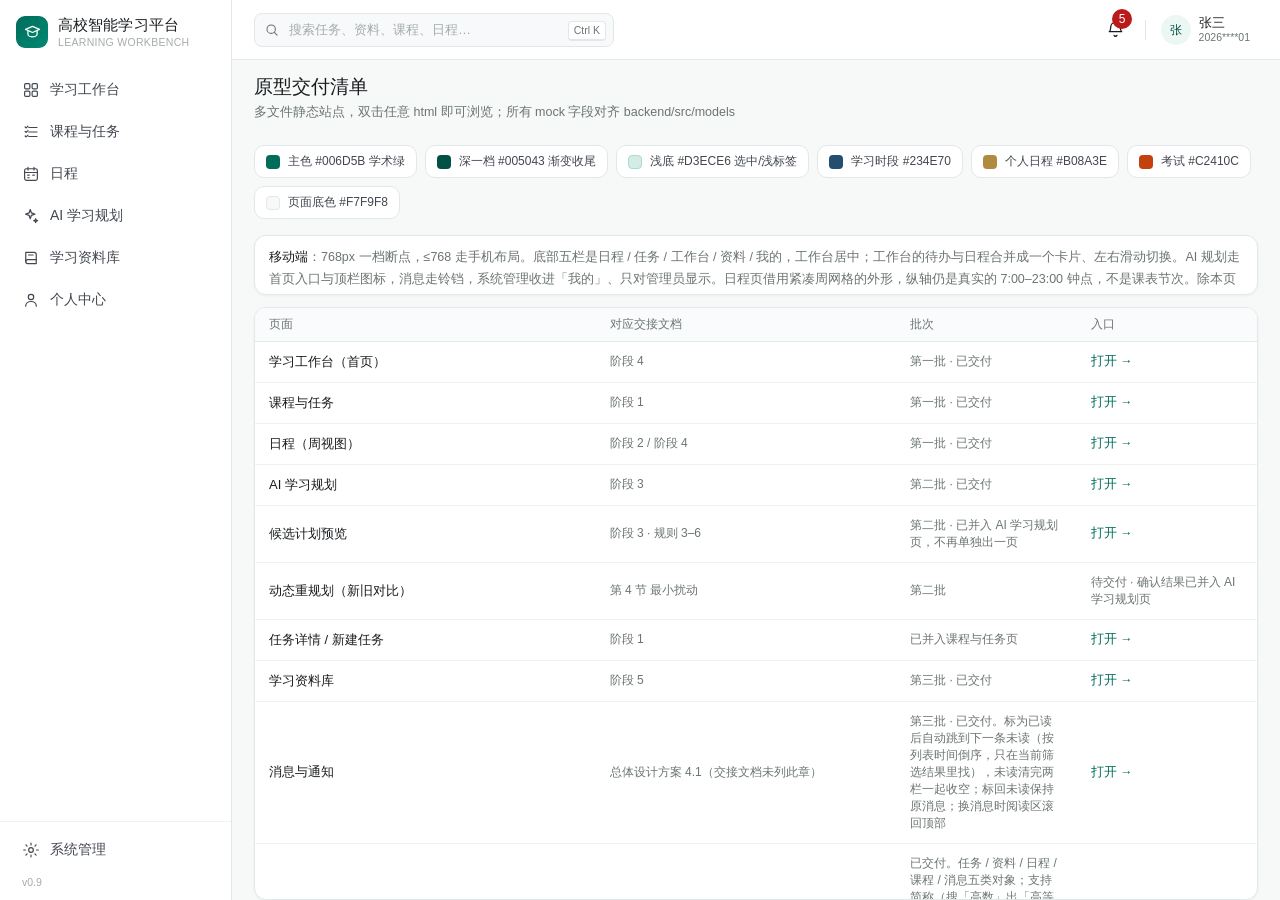
<file: index.html>
<!DOCTYPE html>
<html lang="zh-CN">
<head>
<meta charset="utf-8" />
<meta name="viewport" content="width=device-width, initial-scale=1" />
<title>原型交付清单</title>
<link rel="stylesheet" href="assets/vendor/tdesign.min.css" />
<link rel="stylesheet" href="assets/css/app.css" />
<style>
  .doc-head { margin-bottom: 14px; }
  .doc-head h1 { margin: 0; font-size: 19px; font-weight: 500; }
  .doc-head p { margin: 4px 0 0; font-size: 12.5px; color: var(--ink-3); }

  .token-row { display: flex; gap: 8px; flex-wrap: wrap; margin: 10px 0 16px; }
  .token {
    display: flex; align-items: center; gap: 8px;
    background: #fff; border: 1px solid var(--line); border-radius: 10px;
    padding: 7px 11px; font-size: 12px; color: var(--ink-2);
  }
  .token i { width: 14px; height: 14px; border-radius: 4px; display: block; }

  .doc-card { background: #fff; border: 1px solid var(--line); border-radius: 12px; overflow: hidden; }
  .doc-table { width: 100%; border-collapse: collapse; font-size: 13px; }
  .doc-table th {
    text-align: left; font-weight: 400; font-size: 11.5px; color: var(--ink-3);
    padding: 9px 14px; background: #FAFBFC; border-bottom: 1px solid var(--line);
  }
  .doc-table td { padding: 11px 14px; border-bottom: 1px solid var(--line-2); vertical-align: middle; }
  .doc-table tr:last-child td { border-bottom: 0; }
  .doc-table .name { font-weight: 500; color: var(--ink-1); }
  .doc-table .dim { color: var(--ink-3); font-size: 12px; }
  .go { color: var(--brand-7); text-decoration: none; font-size: 12.5px; }
  .go:hover { text-decoration: underline; }
</style>
</head>
<body>

<div id="app">
  <app-shell active="">

    <div class="doc-head">
      <h1>原型交付清单</h1>
      <p>多文件静态站点，双击任意 html 即可浏览；所有 mock 字段对齐 backend/src/models</p>
    </div>

    <div class="token-row">
      <div class="token"><i style="background:#006D5B"></i>主色 #006D5B 学术绿</div>
      <div class="token"><i style="background:#005043"></i>深一档 #005043 渐变收尾</div>
      <div class="token"><i style="background:#D3ECE6;border:1px solid #A9DBCE"></i>浅底 #D3ECE6 选中/浅标签</div>
      <div class="token"><i style="background:#234E70"></i>学习时段 #234E70</div>
      <div class="token"><i style="background:#B08A3E"></i>个人日程 #B08A3E</div>
      <div class="token"><i style="background:#C2410C"></i>考试 #C2410C</div>
      <div class="token"><i style="background:#F7F9F8;border:1px solid #E2E8E7"></i>页面底色 #F7F9F8</div>
    </div>

    <!-- 移动端：放在表格上方，一屏就能看到；表格本身可以往下滚 -->
    <div class="doc-card" style="margin:0 0 12px;padding:11px 14px;font-size:12.5px;line-height:1.75;color:var(--ink-3)">
      <b style="color:var(--ink-1);font-weight:500">移动端</b>：768px 一档断点，≤768 走手机布局。底部五栏是日程 / 任务 / 工作台 / 资料 / 我的，工作台居中；工作台的待办与日程合并成一个卡片、左右滑动切换。AI 规划走首页入口与顶栏图标，消息走铃铛，系统管理收进「我的」、只对管理员显示。日程页借用紧凑周网格的外形，纵轴仍是真实的 7:00–23:00 钟点，不是课表节次。除本页外八页完整适配，系统管理只保不溢出。
      <a class="go" href="mobile-preview.html" style="margin-left:4px">预览壳 →</a>
    </div>

    <div class="doc-card">
      <table class="doc-table">
        <thead>
          <tr>
            <th style="width:34%">页面</th>
            <th style="width:30%">对应交接文档</th>
            <th style="width:18%">批次</th>
            <th style="width:18%">入口</th>
          </tr>
        </thead>
        <tbody>
          <tr>
            <td class="name">学习工作台（首页）</td>
            <td class="dim">阶段 4</td>
            <td class="dim">第一批 · 已交付</td>
            <td><a class="go" href="home.html">打开 →</a></td>
          </tr>
          <tr>
            <td class="name">课程与任务</td>
            <td class="dim">阶段 1</td>
            <td class="dim">第一批 · 已交付</td>
            <td><a class="go" href="tasks.html">打开 →</a></td>
          </tr>
          <tr>
            <td class="name">日程（周视图）</td>
            <td class="dim">阶段 2 / 阶段 4</td>
            <td class="dim">第一批 · 已交付</td>
            <td><a class="go" href="schedule.html">打开 →</a></td>
          </tr>
          <tr>
            <td class="name">AI 学习规划</td>
            <td class="dim">阶段 3</td>
            <td class="dim">第二批 · 已交付</td>
            <td><a class="go" href="ai-plan.html">打开 →</a></td>
          </tr>
          <tr>
            <td class="name">候选计划预览</td>
            <td class="dim">阶段 3 · 规则 3–6</td>
            <td class="dim">第二批 · 已并入 AI 学习规划页，不再单独出一页</td>
            <td><a class="go" href="ai-plan.html">打开 →</a></td>
          </tr>
          <tr>
            <td class="name">动态重规划（新旧对比）</td>
            <td class="dim">第 4 节 最小扰动</td>
            <td class="dim">第二批</td>
            <td class="dim">待交付 · 确认结果已并入 AI 学习规划页</td>
          </tr>
          <tr>
            <td class="name">任务详情 / 新建任务</td>
            <td class="dim">阶段 1</td>
            <td class="dim">已并入课程与任务页</td>
            <td><a class="go" href="tasks.html?id=2">打开 →</a></td>
          </tr>
          <tr>
            <td class="name">学习资料库</td>
            <td class="dim">阶段 5</td>
            <td class="dim">第三批 · 已交付</td>
            <td><a class="go" href="library.html">打开 →</a></td>
          </tr>
          <tr>
            <td class="name">消息与通知</td>
            <td class="dim">总体设计方案 4.1（交接文档未列此章）</td>
            <td class="dim">第三批 · 已交付。标为已读后自动跳到下一条未读（按列表时间倒序，只在当前筛选结果里找），未读清完两栏一起收空；标回未读保持原消息；换消息时阅读区滚回顶部</td>
            <td><a class="go" href="messages.html">打开 →</a></td>
          </tr>
          <tr>
            <td class="name">顶栏全局搜索</td>
            <td class="dim">全站组件（shell）</td>
            <td class="dim">已交付。任务 / 资料 / 日程 / 课程 / 消息五类对象；支持简称（搜「高数」出「高等数学」）；Ctrl K 唤起、↑↓ 选择、↵ 直达详情（?id= / ?open= / ?event= / ?course=）；任务 / 资料 / 消息页筛选与面板同一套匹配口径</td>
            <td><a class="go" href="home.html">打开 →</a></td>
          </tr>
          <tr>
            <td class="name">个人中心（身份信息 / 学习偏好 / 提醒设置 / 账号与安全）</td>
            <td class="dim">阶段 3 · Planner 输入</td>
            <td class="dim">第三批 · 已交付。主页面四个父入口，退出登录在最下；头像昵称、提醒邮箱、登录记录收进「账号与安全」二级面板；系统管理入口只对管理员显示</td>
            <td><a class="go" href="profile.html">打开 →</a></td>
          </tr>
          <tr>
            <td class="name">登录</td>
            <td class="dim">阶段 0</td>
            <td class="dim">第三批 · 已交付。桌面：校园照片打底、账号密码与扫码两个页签；手机：只有统一认证账号与密码，深绿渐变底。演示身份是居中弹窗，可切学生 / 管理员 / 停用账号；已登录再进本页自动跳首页，换人登录后顶栏与个人中心跟着换</td>
            <td><a class="go" href="login.html">打开 →</a></td>
          </tr>
          <tr>
            <td class="name">系统管理（用户 / 课程 / 资料 / 公告 / 配置 / 同步状态）</td>
            <td class="dim">阶段 6 · 6.1–6.6（6.7 操作日志首期只落库不做界面）</td>
            <td class="dim">第三批 · 已交付。公告发布直接写入消息中心「系统公告」，可去消息页验证</td>
            <td><a class="go" href="admin.html">打开 →</a></td>
          </tr>
        </tbody>
      </table>
    </div>

  </app-shell>
</div>

<script src="assets/vendor/vue.global.prod.js"></script>
<script src="assets/vendor/tdesign.min.js"></script>
<script src="assets/js/config.js"></script>
<script src="assets/js/mock.js"></script>
<script src="assets/js/shell.js"></script>
<script src="assets/js/search.js"></script>
<script>document.title = '原型交付清单 · ' + window.APP_CONFIG.brand.name; mountApp({});</script>
</body>
</html>
</file>
<file: assets/css/app.css>
/* ============================================================
   高校智能学习平台 · 原型设计令牌
   学术绿体系（Academic Green）
   --brand-7  #006D5B  主色，品牌标识 / 选中态 / 主按钮
   --brand-8  #005043  主色容器，深一档，用于渐变收尾与强调
   --brand-2  #D3ECE6  主色浅底，用于选中行、浅色标签
   渐变：linear-gradient(90deg, #004D41, #006D5B 60%, #008973)
   ============================================================ */

:root {
  /* 学术绿 · 主色阶（7 为基准色） */
  --brand-1: #ECF7F3;
  --brand-2: #D3ECE6;
  --brand-3: #A9DBCE;
  --brand-4: #7AC6B5;
  --brand-5: #45AB97;
  --brand-6: #008973;
  --brand-7: #006D5B;
  --brand-8: #005043;
  --brand-9: #00413A;
  --brand-10: #00302A;

  /* 语义分色：学习时段 / 个人日程 / 考试 */
  --warm: #B08A3E;
  --warm-deep: #8A6A2E;
  --warm-bg: #FAF4E6;
  --indigo: #234E70;
  --indigo-bg: #E7EEF5;
  --alert: #C2410C;
  --alert-bg: #FDF0E9;

  /* 中性色 */
  --ink-1: #191C1E;
  --ink-2: #424750;
  --ink-3: #6B7570;
  --ink-4: #A5ADA8;
  --line: #E2E8E7;
  --line-2: #EFF3F1;
  --bg: #F7F9F8;
  --surface: #FFFFFF;

  /* 语义色 */
  --red: #BA1A1A;
  --red-bg: #FBEDEC;
  --red-line: #F3CFCC;
  --green: #1E7A52;

  /* 渐变与质感 */
  --grad-header: linear-gradient(90deg, #004D41 0%, #006D5B 60%, #008973 100%);
  --grad-active: linear-gradient(135deg, #006D5B 0%, #008973 100%);
  --dot-color: #CBD5D1;
  --shadow-card: 0 1px 3px 0 rgba(18, 40, 34, .05), inset 0 0 0 1px rgba(255, 255, 255, .5);
  --shadow-card-hover: 0 10px 25px -5px rgba(18, 40, 34, .08), 0 8px 10px -6px rgba(18, 40, 34, .04);

  /* 尺寸 */
  --r-sm: 6px;
  --r-md: 8px;
  --r-lg: 12px;
  --sidebar-w: 232px;
  --topbar-h: 60px;

  /* TDesign 品牌令牌覆盖 */
  --td-brand-color: var(--brand-7);
  --td-brand-color-1: var(--brand-1);
  --td-brand-color-2: var(--brand-2);
  --td-brand-color-3: var(--brand-3);
  --td-brand-color-4: var(--brand-4);
  --td-brand-color-5: var(--brand-5);
  --td-brand-color-6: var(--brand-6);
  --td-brand-color-7: var(--brand-7);
  --td-brand-color-8: var(--brand-8);
  --td-brand-color-9: var(--brand-9);
  --td-brand-color-10: var(--brand-10);
  --td-brand-color-hover: var(--brand-8);
  --td-brand-color-focus: var(--brand-2);
  --td-brand-color-active: var(--brand-9);
  --td-brand-color-disabled: var(--brand-4);
  --td-brand-color-light: var(--brand-1);
  --td-error-color: var(--red);
  --td-error-color-hover: #9E1414;
  --td-success-color: var(--green);
  --td-radius-default: var(--r-sm);
  --td-radius-medium: var(--r-sm);
  --td-radius-large: var(--r-md);
  --td-font-family: "PingFang SC", "Microsoft YaHei", "Segoe UI", "Helvetica Neue", Arial, sans-serif;
}

* { box-sizing: border-box; }

html, body {
  margin: 0;
  padding: 0;
}

body {
  font-family: var(--td-font-family);
  font-size: 14px;
  color: var(--ink-1);
  background: var(--bg);
  -webkit-font-smoothing: antialiased;
  text-rendering: optimizeLegibility;
}

/* ===================== 外壳 ===================== */
.shell {
  display: flex;
  height: 100vh;
  overflow: hidden;
}

.sidebar {
  width: var(--sidebar-w);
  flex: 0 0 var(--sidebar-w);
  background: var(--surface);
  border-right: 1px solid var(--line);
  display: flex;
  flex-direction: column;
  position: sticky;
  top: 0;
  height: 100vh;
  z-index: 30;
}

.brand {
  display: flex;
  align-items: center;
  gap: 10px;
  height: 64px;
  padding: 0 16px;
  flex: 0 0 64px;
}

.brand-mark {
  width: 32px;
  height: 32px;
  flex: 0 0 32px;
  border-radius: 9px;
  background: var(--brand-7);
  color: #fff;
  display: grid;
  place-items: center;
}

.brand-text { min-width: 0; }

.brand-name {
  font-size: 14.5px;
  font-weight: 500;
  letter-spacing: .1px;
  color: var(--ink-1);
  white-space: nowrap;
  overflow: hidden;
  text-overflow: ellipsis;
}

.brand-sub {
  font-size: 10.5px;
  color: var(--ink-4);
  letter-spacing: .3px;
  margin-top: 1px;
  white-space: nowrap;
}

.nav {
  padding: 6px 10px;
  display: flex;
  flex-direction: column;
  gap: 2px;
  flex: 1;
  min-height: 0;
  overflow-y: auto;
}

.nav-item {
  position: relative;
  display: flex;
  align-items: center;
  gap: 10px;
  height: 40px;
  padding: 0 12px;
  border-radius: var(--r-md);
  color: var(--ink-2);
  font-size: 14px;
  cursor: pointer;
  user-select: none;
  transition: background .15s, color .15s;
}

.nav-item:hover {
  background: #F5F7F8;
  color: var(--ink-1);
}

.nav-item.active {
  background: var(--brand-1);
  color: var(--brand-8);
  font-weight: 500;
}

.nav-item.active::before {
  content: '';
  position: absolute;
  left: 0;
  top: 11px;
  bottom: 11px;
  width: 3px;
  border-radius: 0 3px 3px 0;
  background: var(--brand-7);
}

.nav-item .n-dot {
  margin-left: auto;
  font-size: 10px;
  color: var(--brand-7);
  background: var(--brand-1);
  border-radius: 4px;
  padding: 1px 5px;
  line-height: 1.4;
}

.nav-foot {
  padding: 8px 10px 12px;
  border-top: 1px solid var(--line-2);
}

.ver {
  padding: 6px 12px 0;
  font-size: 10.5px;
  color: var(--ink-4);
}

.main {
  flex: 1;
  min-width: 0;
  display: flex;
  flex-direction: column;
  overflow: hidden;
}

/* ===================== 顶栏 ===================== */
.topbar {
  height: var(--topbar-h);
  flex: 0 0 var(--topbar-h);
  background: var(--surface);
  border-bottom: 1px solid var(--line);
  display: flex;
  align-items: center;
  gap: 16px;
  padding: 0 22px;
  position: sticky;
  top: 0;
  z-index: 25;
}

.search {
  position: relative;
  width: 360px;
  max-width: 40vw;
}

.search input {
  width: 100%;
  height: 34px;
  border: 1px solid var(--line);
  border-radius: var(--r-md);
  background: #F7F9FA;
  padding: 0 62px 0 34px;
  font-size: 13px;
  font-family: inherit;
  color: var(--ink-1);
  outline: none;
  transition: background .15s, border-color .15s, box-shadow .15s;
}

.search input::placeholder { color: var(--ink-4); }

.search input:focus {
  background: #fff;
  border-color: var(--brand-4);
  box-shadow: 0 0 0 3px var(--brand-1);
}

.search .s-ico {
  position: absolute;
  left: 10px;
  top: 9px;
  color: var(--ink-3);
  pointer-events: none;
}

.kbd {
  font-size: 10.5px;
  color: var(--ink-3);
  border: 1px solid var(--line);
  border-bottom-width: 2px;
  border-radius: 4px;
  padding: 1px 5px;
  background: #fff;
  line-height: 1.5;
}

.search .s-kbd {
  position: absolute;
  right: 8px;
  top: 8px;
}

.tb-right {
  margin-left: auto;
  display: flex;
  align-items: center;
  gap: 6px;
}

.icon-btn {
  width: 34px;
  height: 34px;
  border-radius: var(--r-md);
  display: grid;
  place-items: center;
  color: var(--ink-2);
  cursor: pointer;
  background: none;
  border: 0;
  transition: background .15s;
}

.icon-btn:hover { background: #F5F7F8; }

.tb-divider {
  width: 1px;
  height: 20px;
  background: var(--line);
  margin: 0 6px;
}

.user-chip {
  display: flex;
  align-items: center;
  gap: 8px;
  padding: 3px 8px 3px 3px;
  border-radius: 20px;
  cursor: pointer;
  transition: background .15s;
}

.user-chip:hover { background: #F5F7F8; }

.user-meta { line-height: 1.25; }
.user-meta b { display: block; font-size: 13px; font-weight: 500; color: var(--ink-1); }
.user-meta span { display: block; font-size: 10.5px; color: var(--ink-3); }

/* ===================== 内容区 ===================== */
.content {
  padding: 14px 22px 0;
  flex: 1;
  min-height: 0;
  display: flex;
  flex-direction: column;
  overflow-y: auto;
  overflow-x: hidden;
}

/* 页面顶部的固定块，不被 flex 压缩 */
.page-head,
.summary,
.conflict-bar {
  flex: 0 0 auto;
}

.page-head {
  display: flex;
  align-items: flex-start;
  justify-content: space-between;
  gap: 20px;
  margin-bottom: 12px;
  flex-wrap: wrap;
}

.page-head h1 {
  margin: 0;
  font-size: 19px;
  font-weight: 500;
  letter-spacing: -.2px;
  color: var(--ink-1);
  line-height: 1.3;
}

.page-head p {
  margin: 4px 0 0;
  font-size: 12.5px;
  color: var(--ink-3);
  line-height: 1.5;
}

.ph-right {
  display: flex;
  align-items: center;
  gap: 8px;
  flex-wrap: wrap;
  padding-top: 2px;
}

.week-nav {
  display: flex;
  align-items: center;
  gap: 1px;
  background: var(--surface);
  border: 1px solid var(--line);
  border-radius: var(--r-md);
  padding: 2px;
  height: 34px;
}

.wk-txt {
  min-width: 96px;
  text-align: center;
  line-height: 1.15;
  padding: 0 2px;
}

.wk-txt b {
  display: block;
  font-size: 12.5px;
  font-weight: 500;
  color: var(--ink-1);
}

.wk-txt span {
  display: block;
  font-size: 10.5px;
  color: var(--ink-3);
}

/* ===================== 概要条 ===================== */
.summary {
  display: grid;
  grid-template-columns: repeat(4, minmax(0, 1fr));
  background: var(--surface);
  border: 1px solid var(--line);
  border-radius: var(--r-lg);
  overflow: hidden;
  margin-bottom: 10px;
}

.sum-cell {
  position: relative;
  display: flex;
  align-items: center;
  gap: 11px;
  padding: 11px 18px;
  min-width: 0;
}

.sum-cell + .sum-cell::before {
  content: '';
  position: absolute;
  left: 0;
  top: 15px;
  bottom: 15px;
  width: 1px;
  background: var(--line);
}

.sum-ico {
  width: 36px;
  height: 36px;
  flex: 0 0 36px;
  border-radius: 10px;
  display: grid;
  place-items: center;
}

.sum-ico.teal { background: var(--brand-1); color: var(--brand-7); }
.sum-ico.navy { background: var(--indigo-bg); color: var(--indigo); }
.sum-ico.gold { background: var(--warm-bg); color: var(--warm-deep); }
.sum-ico.orange { background: var(--alert-bg); color: #A65F00; }

.sum-body { min-width: 0; }

.sum-label {
  font-size: 11.5px;
  color: var(--ink-3);
  margin-bottom: 1px;
}

.sum-val {
  font-size: 16px;
  font-weight: 500;
  color: var(--ink-1);
  line-height: 1.25;
  white-space: nowrap;
}

.sum-val em {
  font-style: normal;
  font-size: 11.5px;
  font-weight: 400;
  color: var(--ink-3);
  margin: 0 2px;
}

.sum-sub {
  font-size: 10.5px;
  color: var(--ink-3);
  margin-top: 0;
  white-space: nowrap;
}

/* ===================== 冲突提示 ===================== */
.conflict-bar {
  display: flex;
  align-items: center;
  gap: 10px;
  background: var(--red-bg);
  border: 1px solid var(--red-line);
  border-radius: 10px;
  padding: 7px 14px;
  margin-bottom: 10px;
  font-size: 13px;
  color: #9E322B;
  line-height: 1.5;
}

.conflict-bar .cf-txt { flex: 1; min-width: 0; }
.conflict-bar b { font-weight: 500; }

/* ===================== 课表卡片 ===================== */
.grid-card {
  background: var(--surface);
  border: 1px solid var(--line);
  border-radius: var(--r-lg);
  overflow: hidden;
  flex: 1 1 auto;
  min-height: 340px;
  display: flex;
  flex-direction: column;
}

/* 日程卡片：图例已去掉，工具栏只留左侧开关与右侧主按钮 */
.grid-toolbar {
  display: flex;
  align-items: center;
  justify-content: space-between;
  gap: 16px;
  padding: 7px 16px;
  border-bottom: 1px solid var(--line);
  flex-wrap: wrap;
  flex: 0 0 auto;
}

.sw-label {
  display: inline-flex;
  align-items: center;
  gap: 8px;
  font-size: 12.5px;
  color: var(--ink-2);
  cursor: pointer;
}

/* ---------- 时间网格 ---------- */
.tt {
  --tw: 68px;
  flex: 1;
  min-height: 0;
  display: flex;
  flex-direction: column;
}

.tt-scroll {
  flex: 1;
  min-height: 0;
  overflow-y: auto;
  overflow-x: hidden;
}

.tt-scroll::-webkit-scrollbar { width: 6px; }
.tt-scroll::-webkit-scrollbar-thumb {
  background: #D9DEE2;
  border-radius: 3px;
}
.tt-scroll::-webkit-scrollbar-thumb:hover { background: #C2C9CE; }
.tt-scroll::-webkit-scrollbar-track { background: transparent; }

.tt-head {
  display: grid;
  border-bottom: 1px solid var(--line);
  flex: 0 0 auto;
}

.tt-corner {
  height: 40px;
  display: flex;
  align-items: center;
  justify-content: center;
  font-size: 11.5px;
  color: var(--ink-3);
  letter-spacing: .5px;
}

.tt-day {
  height: 40px;
  display: flex;
  flex-direction: column;
  align-items: center;
  justify-content: center;
  gap: 1px;
  border-left: 1px solid var(--line);
  color: var(--ink-2);
  position: relative;
}

.tt-day .dw { font-size: 12.5px; font-weight: 500; line-height: 1.2; }
.tt-day .dd { font-size: 10.5px; color: var(--ink-3); line-height: 1.2; }

.tt-day.today { background: var(--brand-1); }
.tt-day.today::before {
  content: '';
  position: absolute;
  top: 0;
  left: 0;
  right: 0;
  height: 2px;
  background: var(--brand-7);
}
.tt-day.today .dw { color: var(--brand-8); }
.tt-day.today .dd { color: var(--brand-6); }

.tt-body {
  display: grid;
  position: relative;
}

.tt-times {
  position: relative;
  border-right: 1px solid var(--line);
}

.tt-tlabel {
  position: absolute;
  right: 9px;
  transform: translateY(-50%);
  font-size: 10.5px;
  color: var(--ink-3);
  font-variant-numeric: tabular-nums;
  white-space: nowrap;
}

.tt-col {
  position: relative;
  border-left: 1px solid var(--line);
  cursor: crosshair;
}

.tt-col.today { background: #FAFDFD; }
.tt-col.weekend { background: #FCFCFD; }
.tt-col.today.weekend { background: #FAFDFD; }

.tt-line {
  position: absolute;
  left: 0;
  right: 0;
  height: 1px;
  background: var(--line-2);
  pointer-events: none;
}

.nowline {
  position: absolute;
  left: 0;
  right: 0;
  height: 0;
  border-top: 1.5px solid var(--red);
  z-index: 6;
  pointer-events: none;
}

.nowline::before {
  content: '';
  position: absolute;
  left: -3px;
  top: -5px;
  width: 7px;
  height: 7px;
  border-radius: 50%;
  background: var(--red);
}

/* ---------- 时间块 ----------
   视觉只表达「能不能动」：课程=实心填充（固定）；自己添加的=灰底（可改可删）；
   待确认=虚线白底（还没生效）。类型差异靠左侧 3px 色条暗示，不再整块上色。 */
.blk {
  position: absolute;
  border-radius: 5px;
  padding: 3px 6px 3px 9px;
  overflow: hidden;
  cursor: pointer;
  display: flex;
  flex-direction: column;
  gap: 1px;
  transition: box-shadow .15s, filter .15s;
  z-index: 2;
  background: #F1F3F5;
  border: 1px solid #E1E5E8;
  color: #3D4348;
}

.blk::before {
  content: '';
  position: absolute;
  left: 0;
  top: 0;
  bottom: 0;
  width: 3px;
  background: var(--tick, transparent);
}

.blk:hover {
  z-index: 5;
  box-shadow: 0 3px 10px rgba(25, 26, 30, .14);
}

.blk .bt {
  font-size: 12px;
  font-weight: 500;
  line-height: 1.25;
  overflow: hidden;
  display: -webkit-box;
  -webkit-line-clamp: 2;
  -webkit-box-orient: vertical;
  word-break: break-all;
}

.blk .bs {
  font-size: 10.5px;
  line-height: 1.2;
  opacity: .72;
  white-space: nowrap;
  overflow: hidden;
  text-overflow: ellipsis;
}

.blk.compact { padding: 3px 5px 3px 8px; }
.blk.compact .bt { -webkit-line-clamp: 1; font-size: 11.5px; }
.blk.compact .bs { display: none; }

/* 课程：实心填充 */
.blk.course {
  background: var(--brand-7);
  border-color: var(--brand-8);
  color: #FFFFFF;
  padding-left: 6px;
  box-shadow: 0 1px 2px rgba(0, 80, 67, .18);
}
.blk.course .bs { color: rgba(255, 255, 255, .88); opacity: 1; }
.blk.course:hover { filter: brightness(1.07); }

/* 自己添加 / AI 已确认：灰底 + 类型细色条 */
.blk.study { --tick: var(--indigo); }
.blk.personal { --tick: var(--warm-deep); }
.blk.exam { --tick: var(--alert); }

/* 待确认：虚线 */
.blk.proposed {
  background: rgba(255, 255, 255, .74);
  border: 1px dashed #A6ADB3;
  color: #6A7076;
  padding-left: 6px;
}
.blk.proposed::before { display: none; }

.blk.conflict {
  outline: 2px solid rgba(213, 73, 65, .55);
  outline-offset: -2px;
  padding-bottom: 15px;
}

/* 从顶栏搜索跳过来时描一圈，2.4 秒后由页面清掉。
   和金边搜索框同色，一眼能看出「搜到的是这块」 */
.blk.hit {
  outline: 2px solid var(--brand-7);
  outline-offset: 1px;
  box-shadow: 0 0 0 4px rgba(0, 109, 91, .18);
  z-index: 4;
}

/* 冲突块让出底部一行给"冲突"标签，避免压住地点文字 */
.blk.conflict:not(.compact) .bt { -webkit-line-clamp: 2; }
.blk.conflict .bs { display: none; }

.blk .cf-tag {
  position: absolute;
  right: 3px;
  bottom: 3px;
  font-size: 9px;
  line-height: 1.45;
  padding: 0 3px;
  border-radius: 3px;
  background: var(--red);
  color: #fff;
}

/* ---------- 底部信息条 ---------- */
.tt-foot {
  display: flex;
  align-items: center;
  justify-content: space-between;
  gap: 16px;
  padding: 7px 16px;
  flex: 0 0 auto;
  border-top: 1px solid var(--line);
  background: #FAFBFC;
  font-size: 12px;
  color: var(--ink-2);
  flex-wrap: wrap;
}

.tt-foot .ft-left {
  display: flex;
  align-items: center;
  gap: 10px;
  flex-wrap: wrap;
}

.tt-foot .ft-sep {
  width: 1px;
  height: 12px;
  background: var(--line);
}

.tt-foot .demo {
  font-size: 10.5px;
  color: var(--ink-4);
}

/* ===================== 表单 ===================== */
.form-row {
  display: flex;
  align-items: center;
  gap: 12px;
  margin-bottom: 12px;
}

.form-row > label {
  width: 62px;
  flex: 0 0 62px;
  font-size: 13px;
  color: var(--ink-2);
  text-align: right;
}

.form-row .f-ctl { flex: 1; min-width: 0; }

.form-tip {
  font-size: 11.5px;
  color: var(--ink-3);
  background: #FAFBFC;
  border: 1px solid var(--line-2);
  border-radius: var(--r-sm);
  padding: 8px 10px;
  line-height: 1.6;
  margin-top: 4px;
}

/* ---------- 弹窗表单（新建 / 编辑任务） ----------
   居中悬浮窗比右侧抽屉窄，所以标签改到控件上方、字段两列排，
   八个字段一屏放得下，不用滚动。                       */
.dlg-form {
  display: grid;
  grid-template-columns: 1fr 1fr;
  gap: 14px;
  padding-top: 2px;
}

.dlg-form .full { grid-column: 1 / -1; }

.fg {
  display: flex;
  flex-direction: column;
  gap: 6px;
  min-width: 0;
}

.fg > label {
  font-size: 12.5px;
  color: var(--ink-2);
  line-height: 1;
}

.fg .hint {
  font-size: 11.5px;
  color: var(--ink-4);
  line-height: 1.45;
}

.dlg-form .form-tip { margin-top: 0; }

/* 预估耗时：输入框 + AI 估算按钮同一行 */
.est-row {
  display: flex;
  align-items: center;
  gap: 8px;
}

.est-row .t-input-number { flex: 1; min-width: 0; width: auto; }

.est-row .t-button { flex: 0 0 auto; }

.dlg-acts {
  display: flex;
  align-items: center;
  gap: 8px;
  justify-content: flex-end;
  padding-top: 2px;
}

.dlg-meta {
  display: grid;
  grid-template-columns: 76px 1fr;
  gap: 9px 12px;
  font-size: 13px;
  align-items: baseline;
}

.dlg-meta dt { color: var(--ink-3); }
.dlg-meta dd { margin: 0; color: var(--ink-1); }

/* 预估耗时未填时，详情里就地给一个补估入口 */
.dd-est {
  display: flex;
  align-items: center;
  gap: 8px;
  flex-wrap: wrap;
}

.dlg-note {
  margin-top: 14px;
  font-size: 12px;
  line-height: 1.65;
  color: var(--ink-2);
  background: var(--brand-1);
  border-radius: var(--r-sm);
  padding: 9px 11px;
}

/* 详情弹窗底部的操作区（修改 / 删除） */
.dlg-act {
  display: flex;
  justify-content: flex-end;
  gap: 10px;
  margin-top: 16px;
  padding-top: 13px;
  border-top: 1px solid var(--line);
}

/* 删除确认弹窗的正文 */
.dlg-confirm-txt {
  margin: 0;
  font-size: 13.5px;
  line-height: 1.7;
  color: var(--ink-2);
}

/* ===================== 通用卡片 =====================
   首页与课程任务页共用。卡片头固定 44px，卡片体自己滚动，
   整页不滚：这是后面所有列表页的统一骨架。               */
.card {
  background: var(--surface);
  border: 1px solid var(--line);
  border-radius: var(--r-lg);
  display: flex;
  flex-direction: column;
  min-height: 0;
  overflow: hidden;
}

.card-hd {
  display: flex;
  align-items: center;
  gap: 8px;
  padding: 0 16px;
  height: 44px;
  flex: 0 0 44px;
  border-bottom: 1px solid var(--line-2);
}

.card-hd h2 {
  margin: 0;
  font-size: 13.5px;
  font-weight: 500;
  color: var(--ink-1);
  white-space: nowrap;
}

.card-hd .hd-sub {
  font-size: 11.5px;
  color: var(--ink-3);
  white-space: nowrap;
  overflow: hidden;
  text-overflow: ellipsis;
}

.card-hd .hd-act {
  margin-left: auto;
  display: flex;
  align-items: center;
  gap: 6px;
  flex: 0 0 auto;
}

/* 手机上才用：工作台两页的滑动位置提示 */
.pane-dots { display: none; }

.card-bd { padding: 0; min-height: 0; }
.card-bd.scroll { overflow-y: auto; }
.card-bd.pad { padding: 14px 16px; }

.card-ft {
  flex: 0 0 auto;
  border-top: 1px solid var(--line-2);
  padding: 8px 16px;
  display: flex;
  align-items: center;
  justify-content: center;
  background: #FCFDFD;
}

/* ===================== 状态标签 =====================
   一套标签走全站：状态实心浅底，来源描边弱化，风险单独红。
   高度 20 / 字号 11.5 / 圆角 4，不要在各页面另造样式。   */
.tag {
  display: inline-flex;
  align-items: center;
  gap: 3px;
  height: 20px;
  padding: 0 6px;
  border-radius: 4px;
  font-size: 11.5px;
  line-height: 1;
  white-space: nowrap;
  flex: 0 0 auto;
}

.tag.pending { background: var(--line-2); color: var(--ink-2); }
.tag.doing   { background: var(--indigo-bg); color: #12307A; }
.tag.done    { background: #E7F5EE; color: #1F7A52; }
.tag.cancel  { background: var(--line-2); color: var(--ink-4); text-decoration: line-through; }

/* 来源标签：只描边不填色，避免和状态标签抢注意力 */
.tag.src {
  height: 18px;
  font-size: 11px;
  color: var(--ink-3);
  border: 1px solid var(--line);
  background: #fff;
}

.tag.risk { background: var(--red-bg); color: #9E322B; }
.tag.warn { background: var(--alert-bg); color: #8A4B00; }
.tag.none { height: 18px; font-size: 11px; color: var(--ink-3); border: 1px dashed var(--ink-4); background: #fff; }

/* 优先级：不做标签，用一根 3px 竖条 + 一个字，密度低 */
.prio {
  display: inline-flex;
  align-items: center;
  gap: 5px;
  font-size: 12px;
  color: var(--ink-2);
  white-space: nowrap;
}
.prio i { width: 3px; height: 16px; border-radius: 2px; display: block; flex: 0 0 3px; }
.prio.p-high i { background: var(--red); }
.prio.p-mid  i { background: var(--alert); }
.prio.p-low  i { background: var(--ink-4); }

/* ===================== 空状态 ===================== */
.empty {
  padding: 28px 18px;
  text-align: center;
  color: var(--ink-3);
  font-size: 12.5px;
  line-height: 1.6;
}
.empty .em-ico {
  display: flex;
  justify-content: center;
  color: var(--ink-4);
  margin-bottom: 9px;
}
.empty p { margin: 0; }
.empty .em-act { margin-top: 11px; }

/* ===================== 首页布局 ===================== */
.home-grid {
  display: grid;
  grid-template-columns: minmax(0, 1.6fr) minmax(0, 1fr);
  /* 卡片高度由内容决定：强行等高会在列短的那一边留出大块空洞 */
  align-items: start;
  gap: 12px;
  flex: 0 0 auto;
  min-height: 0;
  padding-bottom: 12px;
}

.home-col {
  display: flex;
  flex-direction: column;
  gap: 12px;
  min-height: 0;
  overflow-y: auto;
  overflow-x: hidden;
}

.home-col > .card.grow { flex: 1 1 auto; }

/* 沉到列底：右列内容少时底部对齐，不会飘在中间 */
.home-col > .card.push { margin-top: auto; }

.home-col::-webkit-scrollbar { width: 6px; }
.home-col::-webkit-scrollbar-thumb { background: #D9DEE2; border-radius: 3px; }

/* ---------- 今日安排 ---------- */
.ag-row {
  display: flex;
  align-items: stretch;
  gap: 10px;
  padding: 8px 16px 8px 14px;
  cursor: pointer;
  transition: background .12s;
}

.ag-row + .ag-row { border-top: 1px solid var(--line-2); }
.ag-row:hover { background: #FAFCFC; }
.ag-row.is-done { opacity: .52; }

.ag-time {
  width: 40px;
  flex: 0 0 40px;
  padding-top: 1px;
  text-align: right;
  font-variant-numeric: tabular-nums;
  line-height: 1.35;
}

.ag-time b { display: block; font-size: 12.5px; font-weight: 500; color: var(--ink-2); }
.ag-row.is-now .ag-time b { color: var(--brand-8); }
.ag-time span { display: block; font-size: 10.5px; color: var(--ink-4); }

/* 左侧竖条：沿用全站颜色语义，课程=青 / 学习=深蓝 / 个人=金 / 考试=橙 */
.ag-bar { width: 3px; flex: 0 0 3px; border-radius: 2px; margin: 2px 0; }
.ag-bar.course   { background: var(--brand-6); }
.ag-bar.study    { background: var(--indigo); }
.ag-bar.personal { background: var(--warm-deep); }
.ag-bar.exam     { background: var(--alert); }

.ag-body { flex: 1; min-width: 0; padding-top: 1px; }

.ag-title {
  font-size: 13.5px;
  color: var(--ink-1);
  line-height: 1.4;
  white-space: nowrap;
  overflow: hidden;
  text-overflow: ellipsis;
}

.ag-meta {
  font-size: 11.5px;
  color: var(--ink-3);
  line-height: 1.45;
  margin-top: 1px;
  white-space: nowrap;
  overflow: hidden;
  text-overflow: ellipsis;
}

.ag-st { flex: 0 0 auto; padding-top: 1px; align-self: flex-start; }

.ag-eta {
  font-size: 11.5px;
  color: var(--ink-3);
  white-space: nowrap;
  /* 和 13.5px 的标题共用同一行盒高度，视觉上才对得齐 */
  line-height: 19px;
}

/* ---------- 待办任务行 ---------- */
.tk-row {
  display: flex;
  align-items: center;
  gap: 10px;
  padding: 8px 16px 8px 14px;
  cursor: pointer;
  transition: background .12s;
}

.tk-row + .tk-row { border-top: 1px solid var(--line-2); }
.tk-row:hover { background: #FAFCFC; }

.tk-check {
  width: 16px;
  height: 16px;
  flex: 0 0 16px;
  border-radius: 50%;
  border: 1.5px solid var(--ink-4);
  background: #fff;
  padding: 0;
  cursor: pointer;
  display: grid;
  place-items: center;
  color: transparent;
  transition: border-color .12s, background .12s;
}

.tk-check:hover {
  border-color: var(--brand-7);
  background: var(--brand-1);
  color: var(--brand-7);
}

.tk-main { flex: 1; min-width: 0; }

.tk-title {
  font-size: 13.5px;
  color: var(--ink-1);
  line-height: 1.4;
  white-space: nowrap;
  overflow: hidden;
  text-overflow: ellipsis;
}

.tk-meta {
  display: flex;
  align-items: center;
  gap: 7px;
  margin-top: 2px;
  font-size: 11.5px;
  color: var(--ink-3);
  white-space: nowrap;
  overflow: hidden;
}

.tk-right { flex: 0 0 auto; text-align: right; }

.tk-due {
  font-size: 12px;
  color: var(--ink-2);
  font-variant-numeric: tabular-nums;
  white-space: nowrap;
}

.tk-due.soon { color: var(--red); }
.tk-due.over { color: var(--red); font-weight: 500; }

.tk-est {
  font-size: 11px;
  color: var(--ink-3);
  margin-top: 1px;
  white-space: nowrap;
}

/* ---------- AI 规划入口 ---------- */
.ai-card {
  border: 1px solid var(--brand-3);
  background: linear-gradient(158deg, #FFFFFF 42%, #F3FAFA 100%);
  border-radius: var(--r-lg);
  flex: 0 0 auto;
  overflow: hidden;
}

.ai-top {
  display: flex;
  align-items: center;
  gap: 9px;
  padding: 13px 16px 0;
}

.ai-ico {
  width: 28px;
  height: 28px;
  flex: 0 0 28px;
  border-radius: 9px;
  background: var(--brand-7);
  color: #fff;
  display: grid;
  place-items: center;
}

.ai-top h2 { margin: 0; font-size: 13.5px; font-weight: 500; }

.ai-tag {
  margin-left: auto;
  font-size: 11px;
  color: var(--ink-3);
  border: 1px solid var(--line);
  background: #fff;
  border-radius: 4px;
  padding: 1px 5px;
}

.ai-main { padding: 10px 16px 0; }

.ai-num {
  font-size: 21px;
  font-weight: 500;
  color: var(--brand-8);
  line-height: 1.2;
  letter-spacing: -.3px;
}

.ai-desc {
  font-size: 12.5px;
  color: var(--ink-2);
  line-height: 1.6;
  margin-top: 3px;
}

.ai-pend {
  margin: 11px 16px 0;
  display: flex;
  align-items: center;
  gap: 8px;
  background: #fff;
  border: 1px dashed var(--brand-4);
  border-radius: var(--r-md);
  padding: 8px 10px;
  font-size: 12px;
  color: var(--ink-2);
  cursor: pointer;
  line-height: 1.45;
}

.ai-pend:hover { border-color: var(--brand-6); }

.ai-pend b { font-weight: 500; color: var(--brand-9); }
.ai-pend .ap-go { margin-left: auto; color: var(--brand-7); flex: 0 0 auto; }

.ai-acts {
  padding: 12px 16px 14px;
  display: flex;
  gap: 8px;
}

/* ---------- 需要注意 ---------- */
.nt {
  display: flex;
  align-items: flex-start;
  gap: 9px;
  padding: 10px 16px;
  cursor: pointer;
  transition: background .12s;
}

.nt + .nt { border-top: 1px solid var(--line-2); }
.nt:hover { background: #FAFCFC; }

.nt-ico { flex: 0 0 16px; margin-top: 2px; display: grid; place-items: center; }
.nt-body { flex: 1; min-width: 0; }

.nt-t {
  font-size: 12.8px;
  color: var(--ink-1);
  line-height: 1.5;
}

.nt-s {
  font-size: 11.5px;
  color: var(--ink-3);
  line-height: 1.5;
  margin-top: 1px;
}

.nt-go {
  flex: 0 0 auto;
  font-size: 12px;
  color: var(--brand-7);
  padding-top: 2px;
  white-space: nowrap;
}

/* ---------- 本周学习 ---------- */
.pg-wrap { padding: 12px 16px 14px; }

.pg-bar {
  height: 7px;
  border-radius: 4px;
  background: #EEF1F2;
  overflow: hidden;
  display: flex;
}

.pg-bar i { display: block; height: 100%; }
.pg-bar i.done { background: var(--brand-7); }
.pg-bar i.plan { background: var(--brand-3); }

.pg-meta {
  display: flex;
  align-items: baseline;
  justify-content: space-between;
  gap: 12px;
  margin-top: 8px;
  font-size: 11.5px;
  color: var(--ink-3);
}

.pg-meta b { font-size: 13px; font-weight: 500; color: var(--ink-1); }

.pg-legend {
  display: flex;
  gap: 14px;
  margin-top: 9px;
  font-size: 11px;
  color: var(--ink-3);
}

.pg-legend span { display: inline-flex; align-items: center; gap: 5px; }
.pg-legend i { width: 8px; height: 8px; border-radius: 2px; display: block; }

/* ===================== 首页 v2 =====================
   按产品设计方案 4.2 的四块结构：问候页头 → 三格概况 →
   待办任务｜今日日程 → 底部 AI 入口。不做第五块。       */

/* ---------- 页头右侧日期 ---------- */
.ph-date {
  text-align: right;
  line-height: 1.35;
  padding-right: 4px;
}

.ph-date b {
  display: block;
  font-size: 13px;
  font-weight: 500;
  color: var(--ink-2);
  font-variant-numeric: tabular-nums;
}

.ph-date span {
  display: block;
  font-size: 11.5px;
  color: var(--ink-3);
  margin-top: 1px;
}

/* ---------- 学习概况：三张独立卡 ---------- */
.stat-row {
  display: grid;
  grid-template-columns: repeat(3, minmax(0, 1fr));
  gap: 12px;
  margin-bottom: 12px;
  flex: 0 0 auto;
}

.stat-card {
  display: flex;
  align-items: center;
  gap: 13px;
  background: var(--surface);
  border: 1px solid var(--line);
  border-radius: var(--r-lg);
  padding: 14px 16px;
  min-width: 0;
  cursor: pointer;
  transition: border-color .15s, background .15s;
}

.stat-card:hover { border-color: var(--brand-3); background: #FDFEFE; }

.st-ico {
  width: 42px;
  height: 42px;
  flex: 0 0 42px;
  border-radius: 12px;
  display: grid;
  place-items: center;
}

.st-ico.teal   { background: var(--brand-1); color: var(--brand-7); }
.st-ico.navy   { background: var(--indigo-bg); color: var(--indigo); }
.st-ico.orange { background: var(--alert-bg); color: #A65F00; }

.st-body { flex: 1; min-width: 0; }

.st-label {
  font-size: 12px;
  color: var(--ink-3);
  line-height: 1.4;
}

.st-val {
  font-size: 25px;
  font-weight: 500;
  letter-spacing: -.5px;
  line-height: 1.2;
  color: var(--ink-1);
}

.st-val em {
  font-style: normal;
  font-size: 12px;
  font-weight: 400;
  letter-spacing: 0;
  color: var(--ink-3);
  margin-left: 3px;
}

.st-sub {
  font-size: 11.5px;
  color: var(--ink-3);
  line-height: 1.4;
  white-space: nowrap;
  overflow: hidden;
  text-overflow: ellipsis;
}

.st-go { flex: 0 0 auto; color: var(--ink-4); transition: color .15s; }
.stat-card:hover .st-go { color: var(--brand-7); }

/* ---------- 卡片头：小图标 + 文字链接 ---------- */
.hd-ico {
  display: grid;
  place-items: center;
  color: var(--brand-7);
  flex: 0 0 auto;
}

.link {
  display: inline-flex;
  align-items: center;
  gap: 3px;
  font-size: 12px;
  color: var(--brand-7);
  cursor: pointer;
  white-space: nowrap;
}

.link:hover { color: var(--brand-9); }

/* ---------- 首页主体两列 ----------
   卡片高度由内容决定，不强行拉满：今日只有几条安排时，
   拉满会在卡片里留一大块空洞，比页面底部留白更难看。 */
.home-grid > .card { min-height: 0; }
.home-grid > .card > .card-bd { flex: 0 0 auto; min-height: 0; }

/* ---------- 桌面：首页一屏看完 ----------
   页头 / 三格 / AI 入口固定，两张卡吃掉剩余高度并等高，
   列表放不下就在卡片里滚，整页不再上下滑。
   移动端有一整套自己的规则（≤768），这里只管桌面。 */
@media (min-width: 769px) {
  .page-home .content {
    display: flex;
    flex-direction: column;
    overflow: hidden;
    padding-bottom: 14px;
  }
  .page-home .page-head,
  .page-home .stat-row,
  .page-home .ai-bar { flex: 0 0 auto; }

  .page-home .home-grid {
    flex: 1 1 auto;
    min-height: 0;
    /* 原来是 align-items: start，两卡各随内容高低，差出一百多像素；
       stretch 让两卡等高，同时都吃满剩余高度 */
    align-items: stretch;
    padding-bottom: 0;
    margin-bottom: 12px;
  }
  .page-home .home-grid > .card {
    display: flex;
    flex-direction: column;
    min-height: 0;
  }
  .page-home .home-grid > .card > .card-hd { flex: 0 0 auto; }
  .page-home .home-grid > .card > .card-bd {
    flex: 1 1 auto;
    min-height: 0;
    overflow-y: auto;
    overscroll-behavior: contain;
  }
}

/* 窗口太矮时卡片会被压到只剩两三条，宁可整页滚回去 */
@media (min-width: 769px) and (max-height: 640px) {
  .page-home .content { overflow-y: auto; }
  .page-home .home-grid { flex: 0 0 auto; align-items: start; }
  .page-home .home-grid > .card { min-height: 0; }
  .page-home .home-grid > .card > .card-bd { overflow: visible; }
}

/* 待办任务的分类切换：轻量胶囊，不做重 tab */
.tk-tabs {
  display: flex;
  align-items: center;
  gap: 2px;
  padding: 0 12px;
  height: 38px;
  flex: 0 0 38px;
  border-bottom: 1px solid var(--line-2);
  overflow-x: auto;
}

.tk-tabs button {
  display: inline-flex;
  align-items: center;
  gap: 5px;
  height: 26px;
  padding: 0 9px;
  border: 0;
  border-radius: var(--r-sm);
  background: transparent;
  font: inherit;
  font-size: 12.5px;
  color: var(--ink-3);
  cursor: pointer;
  white-space: nowrap;
  transition: background .12s, color .12s;
}

.tk-tabs button:hover { background: #F5F7F8; color: var(--ink-1); }

.tk-tabs button.on {
  background: var(--brand-1);
  color: var(--brand-8);
  font-weight: 500;
}

.tk-tabs button i {
  font-style: normal;
  font-size: 11px;
  color: var(--ink-4);
}

.tk-tabs button.on i { color: var(--brand-7); }

/* 任务副行：课程 · 类型，纯文字，不再挂标签 */
.tk-sub {
  font-size: 11.5px;
  color: var(--ink-3);
  line-height: 1.45;
  margin-top: 2px;
  white-space: nowrap;
  overflow: hidden;
  text-overflow: ellipsis;
}

.tk-due.none { color: var(--ink-4); font-size: 11.5px; }

/* ---------- 今日日程：时间轴 ---------- */
.tl-wrap {
  display: flex;
  flex-direction: column;
}

.tl {
  position: relative;
  flex: 0 0 auto;
  padding: 8px 0;
}

/* 贯穿整列的细线，每行的圆点压在上面 */
.tl::before {
  content: '';
  position: absolute;
  left: 21px;
  top: 34px;
  bottom: 34px;
  width: 1px;
  background: var(--line);
}

.tl-row {
  position: relative;
  display: flex;
  align-items: flex-start;
  gap: 8px;
  padding: 16px 16px 16px 14px;
  cursor: pointer;
  transition: background .12s;
}

.tl-row:hover { background: #FAFCFC; }
.tl-row.is-done { opacity: .48; }

.tl-dot {
  position: relative;
  z-index: 1;
  flex: 0 0 14px;
  width: 14px;
  display: flex;
  justify-content: center;
  /* 圆心压在第一行标题的中线上 */
  padding-top: 7px;
}

.tl-dot i {
  width: 7px;
  height: 7px;
  border-radius: 50%;
  display: block;
  /* 白描边把竖线遮住，圆点才干净 */
  box-shadow: 0 0 0 2.5px var(--surface);
}

.tl-row:hover .tl-dot i { box-shadow: 0 0 0 2.5px #FAFCFC; }

.tl-dot i.course   { background: var(--brand-6); }
.tl-dot i.study    { background: var(--indigo); }
.tl-dot i.personal { background: var(--warm-deep); }
.tl-dot i.exam     { background: var(--alert); }

.tl-row.is-now .tl-dot i {
  box-shadow: 0 0 0 2.5px var(--surface), 0 0 0 5px var(--brand-2);
}

.tl-time {
  flex: 0 0 84px;
  width: 84px;
  padding-top: 2px;
  font-size: 11.5px;
  color: var(--ink-3);
  font-variant-numeric: tabular-nums;
  white-space: nowrap;
  line-height: 1.5;
}

.tl-row.is-now .tl-time { color: var(--brand-8); }

.tl-body { flex: 1; min-width: 0; padding-top: 1px; }

.tl-title {
  font-size: 13.5px;
  color: var(--ink-1);
  line-height: 1.45;
  white-space: nowrap;
  overflow: hidden;
  text-overflow: ellipsis;
}

.tl-meta {
  font-size: 11.5px;
  color: var(--ink-3);
  line-height: 1.45;
  margin-top: 1px;
  white-space: nowrap;
  overflow: hidden;
  text-overflow: ellipsis;
}

/* 日程类型：沿用全站颜色语义，浅底实心 */
.tag.k-course   { background: var(--brand-1); color: var(--brand-8); }
.tag.k-study    { background: var(--indigo-bg); color: #12307A; }
.tag.k-personal { background: var(--warm-bg); color: var(--warm-deep); }
.tag.k-exam     { background: var(--alert-bg); color: #8A4B00; }

/* 卡底小结：内容不满时沉到卡片底部，让留白有落点 */
.tl-foot {
  margin-top: auto;
  flex: 0 0 auto;
  display: flex;
  align-items: center;
  justify-content: space-between;
  gap: 12px;
  border-top: 1px solid var(--line-2);
  padding: 9px 16px;
  font-size: 11.5px;
  color: var(--ink-3);
  background: #FCFDFD;
}

.tl-foot .tf-time { font-variant-numeric: tabular-nums; }

/* ---------- 底部 AI 入口：一条，不是一张卡 ---------- */
.ai-bar {
  display: flex;
  align-items: center;
  gap: 14px;
  flex: 0 0 auto;
  padding: 14px 18px;
  margin-bottom: 14px;
  border: 1px solid var(--brand-2);
  border-radius: var(--r-lg);
  background: linear-gradient(96deg, #E9F5F6 0%, #F4FAFB 44%, #FFFFFF 100%);
}

.ai-orb {
  width: 44px;
  height: 44px;
  flex: 0 0 44px;
  border-radius: 50%;
  display: grid;
  place-items: center;
  color: #fff;
  background: linear-gradient(140deg, var(--brand-6), var(--brand-8));
  box-shadow: 0 4px 12px rgba(0, 109, 91, .22);
}

.ai-bar-txt { flex: 1; min-width: 0; }

.ai-bar-txt h2 {
  margin: 0;
  font-size: 14px;
  font-weight: 500;
  color: var(--ink-1);
  line-height: 1.4;
}

.ai-bar-txt p {
  margin: 3px 0 0;
  font-size: 12.5px;
  color: var(--ink-2);
  line-height: 1.5;
}

/* ===================== 课程与任务 ===================== */
.toolbar {
  background: var(--surface);
  border: 1px solid var(--line);
  border-radius: var(--r-lg);
  padding: 10px 14px;
  display: flex;
  flex-direction: column;
  gap: 9px;
  margin-bottom: 10px;
  flex: 0 0 auto;
}

.tb-line {
  display: flex;
  align-items: center;
  gap: 10px;
  flex-wrap: wrap;
}

.tb-line .sp { margin-left: auto; }
.tb-count { font-size: 12px; color: var(--ink-3); white-space: nowrap; }

/* ------------------------------------------------------------
   筛选折叠（全站统一）
   工具条默认只留「搜索 + 筛选入口」，其余下拉收在第二行。
   原来每个页面顶部都常驻两行控件，首屏内容被推下去一截；
   筛选是低频动作，不该一直占高度。
   ------------------------------------------------------------ */
.flt-btn {
  flex: 0 0 auto;
  display: inline-flex; align-items: center; gap: 6px;
  height: 32px; padding: 0 10px;
  border: 1px solid var(--line); border-radius: var(--r-sm);
  background: var(--surface); color: var(--ink-2);
  font-size: 13px; cursor: pointer;
  transition: border-color .15s, background .15s, color .15s;
}
.flt-btn:hover { border-color: var(--brand-4); color: var(--brand-7); }
/* 展开中、或收起但仍有生效条件时点亮，否则看不出「已经筛过」 */
.flt-btn.on,
.flt-btn.on:hover { border-color: var(--brand-4); background: var(--brand-1); color: var(--brand-8); }
.flt-btn .flt-n {
  min-width: 16px; height: 16px; padding: 0 4px; border-radius: 8px;
  background: var(--brand-7); color: #fff;
  font-size: 10px; line-height: 16px; text-align: center;
}
.flt-btn .flt-arw { color: var(--ink-4); transition: transform .18s; }
.flt-btn .flt-arw.up { transform: rotate(180deg); }
/* 展开的第二行：和搜索行用虚线分隔；收起时 v-show 直接不占位 */
.tb-flt { padding-top: 9px; border-top: 1px dashed var(--line-2); }
.tb-flt .flt-label { font-size: 12px; color: var(--ink-3); flex: 0 0 auto; }

.bulk {
  display: flex;
  align-items: center;
  gap: 10px;
  background: var(--brand-1);
  border: 1px solid var(--brand-3);
  border-radius: var(--r-md);
  padding: 6px 12px;
  font-size: 12.5px;
  color: var(--brand-9);
  margin-bottom: 10px;
  flex: 0 0 auto;
}

.bulk .bk-l { flex: 1; }
.bulk b { font-weight: 500; }

/* ---------- 任务表 ---------- */
.tbl-card {
  background: var(--surface);
  border: 1px solid var(--line);
  border-radius: var(--r-lg);
  overflow: hidden;
  display: flex;
  flex-direction: column;
  flex: 1;
  min-height: 260px;
}

.tbl-scroll { flex: 1; min-height: 0; overflow: auto; }

.tbl-scroll::-webkit-scrollbar { width: 8px; height: 8px; }
.tbl-scroll::-webkit-scrollbar-thumb { background: #D9DEE2; border-radius: 4px; }

table.tasks {
  width: 100%;
  border-collapse: collapse;
  table-layout: fixed;
  font-size: 13px;
}

.tasks th {
  position: sticky;
  top: 0;
  z-index: 2;
  background: #FAFBFC;
  text-align: left;
  font-weight: 400;
  font-size: 11.5px;
  color: var(--ink-3);
  padding: 9px 10px;
  border-bottom: 1px solid var(--line);
  white-space: nowrap;
}

.tasks td {
  height: 48px;
  padding: 0 10px;
  border-bottom: 1px solid var(--line-2);
  vertical-align: middle;
  color: var(--ink-2);
}

.tasks tbody tr { cursor: pointer; transition: background .12s; }
.tasks tbody tr:hover { background: #FAFCFC; }
.tasks tbody tr.sel { background: var(--brand-1); }
.tasks tbody tr:last-child td { border-bottom: 0; }

.t-cell { display: flex; align-items: center; gap: 9px; min-width: 0; }

.t-title {
  font-size: 13px;
  color: var(--ink-1);
  line-height: 1.35;
  white-space: nowrap;
  overflow: hidden;
  text-overflow: ellipsis;
}

.tasks tr.row-done .t-title { color: var(--ink-3); }
.tasks tr.row-done td { background: #FCFDFD; }
/* 已完成的选中行也要有选中底色，不能被 row-done 盖掉 */
.tasks tr.row-done.sel td { background: var(--brand-1); }

.t-sub {
  display: flex;
  align-items: center;
  gap: 5px;
  margin-top: 2px;
  min-width: 0;
}

.due {
  font-size: 12.5px;
  color: var(--ink-2);
  font-variant-numeric: tabular-nums;
  line-height: 1.4;
  white-space: nowrap;
}

.due em {
  display: block;
  font-style: normal;
  font-size: 11px;
  color: var(--ink-3);
}

.due.soon { color: var(--red); }
.due.soon em { color: var(--red); opacity: .8; }

.est {
  font-size: 12.5px;
  color: var(--ink-2);
  white-space: nowrap;
}

.est i {
  font-style: normal;
  font-size: 9.5px;
  color: var(--brand-7);
  background: var(--brand-1);
  border-radius: 3px;
  padding: 0 3px;
  margin-left: 3px;
  vertical-align: 1px;
}

.more-btn {
  width: 26px;
  height: 26px;
  border: 0;
  background: none;
  border-radius: var(--r-sm);
  color: var(--ink-3);
  cursor: pointer;
  display: grid;
  place-items: center;
}

.more-btn:hover { background: var(--line-2); color: var(--ink-1); }

/* ---------- 抽屉内容 ---------- */
.dw-title {
  font-size: 15px;
  color: var(--ink-1);
  line-height: 1.45;
  margin: 0 0 4px;
  font-weight: 500;
}

.dw-sub {
  display: flex;
  align-items: center;
  gap: 6px;
  flex-wrap: wrap;
  margin-bottom: 14px;
}

.dw-desc {
  font-size: 12.5px;
  color: var(--ink-2);
  line-height: 1.7;
  background: #FAFBFC;
  border: 1px solid var(--line-2);
  border-radius: var(--r-sm);
  padding: 9px 11px;
  margin-bottom: 14px;
}

.dw-sec-t {
  font-size: 11.5px;
  color: var(--ink-3);
  letter-spacing: .3px;
  margin: 16px 0 8px;
  padding-bottom: 6px;
  border-bottom: 1px solid var(--line-2);
}

.dw-acts {
  display: flex;
  gap: 8px;
  margin-top: 18px;
  padding-top: 14px;
  border-top: 1px solid var(--line-2);
}

.dw-acts .grow { flex: 1; }

.slot-row {
  display: flex;
  align-items: center;
  gap: 10px;
  padding: 7px 10px;
  border: 1px solid var(--line-2);
  border-radius: var(--r-sm);
  font-size: 12.5px;
  margin-bottom: 6px;
  background: #fff;
}

.slot-row .sr-t { flex: 1; min-width: 0; }
.slot-row .sr-d { color: var(--ink-3); font-variant-numeric: tabular-nums; }

/* ===================== 响应式 ===================== */
@media (max-width: 1180px) {
  :root { --sidebar-w: 208px; }
  .summary:not(.three) { grid-template-columns: repeat(2, minmax(0, 1fr)); }
  .summary:not(.three) .sum-cell:nth-child(3)::before { display: none; }
  .summary:not(.three) .sum-cell:nth-child(n+3) { border-top: 1px solid var(--line); }
  .search { width: 260px; }
}

@media (max-width: 980px) {
  .summary:not(.three) { grid-template-columns: 1fr; }
  .summary:not(.three) .sum-cell + .sum-cell::before { display: none; }
  .summary:not(.three) .sum-cell + .sum-cell { border-top: 1px solid var(--line); }
  .search .s-kbd { display: none; }
  .search input { padding-right: 12px; }
}

/* 首页在窄屏下改成竖排：两列不再各自定高，交给整页滚动 */
@media (max-width: 1180px) {
  .home-grid {
    grid-template-columns: 1fr;
    grid-template-rows: auto;
    flex: 0 0 auto;
  }
  .home-col { overflow: visible; }
  .home-col > .card.grow { flex: 0 0 auto; }
  .home-col > .card.push { margin-top: 0; }
}

@media (max-width: 1080px) {
  .tasks .col-course,
  .tasks .col-est { display: none; }
}

/* ===================== AI 学习规划 =====================
   左对话 + 右候选：左侧只负责把需求说清楚，右侧只负责把结果摆清楚。
   右侧沿用日程页的三态语义：实心条=教务固定，灰底=已确认，虚线=待确认。
   ======================================================= */

.plan-wrap {
  display: flex;
  gap: 12px;
  flex: 1;
  min-height: 0;
  padding-bottom: 14px;
}

.plan-stamp {
  font-size: 11.5px;
  color: var(--ink-4);
  padding-right: 2px;
}

/* ---------- 左：对话卡片 ---------- */
.chat {
  flex: 0 0 520px;
  width: 520px;
  background: var(--surface);
  border: 1px solid var(--line);
  border-radius: var(--r-lg);
  display: flex;
  flex-direction: column;
  min-height: 0;
  overflow: hidden;
}

.chat-hd {
  display: flex;
  align-items: center;
  gap: 9px;
  height: 44px;
  flex: 0 0 44px;
  padding: 0 14px;
  border-bottom: 1px solid var(--line-2);
}

.ch-meta { min-width: 0; flex: 1; line-height: 1.25; }
.ch-meta b { display: block; font-size: 13px; font-weight: 500; color: var(--ink-1); }
.ch-meta span {
  display: block;
  font-size: 10.5px;
  color: var(--ink-3);
  white-space: nowrap;
  overflow: hidden;
  text-overflow: ellipsis;
}

/* 对话头部右侧：历史 / 新建 */
.chat-hd .ch-act {
  flex: 0 0 auto;
  display: flex;
  gap: 2px;
  margin-left: 4px;
}

.chat-hd .ch-act button {
  width: 26px;
  height: 26px;
  border: 0;
  background: none;
  border-radius: 6px;
  color: var(--ink-3);
  display: grid;
  place-items: center;
  cursor: pointer;
  transition: background .12s, color .12s;
}

.chat-hd .ch-act button:hover {
  background: var(--brand-1);
  color: var(--brand-8);
}

/* 历史对话列表 */
.hist-list {
  max-height: 330px;
  overflow-y: auto;
  margin: 0 -4px;
}

.hist-list::-webkit-scrollbar { width: 6px; }
.hist-list::-webkit-scrollbar-thumb { background: #D9DEE2; border-radius: 3px; }

.hist-row {
  display: flex;
  align-items: center;
  gap: 9px;
  padding: 9px 10px;
  border-radius: 8px;
  cursor: pointer;
  transition: background .12s;
}

.hist-row:hover { background: #FAFCFC; }
.hist-row.on { background: var(--brand-1); }

.hist-b { flex: 1; min-width: 0; }

.hist-n {
  font-size: 12.5px;
  color: var(--ink-1);
  line-height: 1.45;
  white-space: nowrap;
  overflow: hidden;
  text-overflow: ellipsis;
}

.hist-s {
  font-size: 11px;
  color: var(--ink-3);
  line-height: 1.45;
  margin-top: 1px;
}

.hist-cur {
  flex: 0 0 auto;
  font-size: 10px;
  line-height: 1.7;
  padding: 0 5px;
  border-radius: 3px;
  background: #fff;
  border: 1px solid var(--brand-3);
  color: var(--brand-8);
}

.hist-empty {
  padding: 22px 0;
  text-align: center;
  font-size: 12px;
  color: var(--ink-4);
}

.msgs {
  flex: 1;
  min-height: 0;
  overflow-y: auto;
  padding: 14px;
  display: flex;
  flex-direction: column;
  gap: 12px;
}

.msgs::-webkit-scrollbar { width: 6px; }
.msgs::-webkit-scrollbar-thumb { background: #D9DEE2; border-radius: 3px; }

.msg {
  display: flex;
  align-items: flex-start;
  gap: 8px;
}

.msg.me { flex-direction: row-reverse; }

.avt {
  width: 26px;
  height: 26px;
  flex: 0 0 26px;
  border-radius: 8px;
  display: grid;
  place-items: center;
  font-size: 11.5px;
  font-weight: 500;
}

.avt.ai {
  background: linear-gradient(140deg, var(--brand-6), var(--brand-8));
  color: #fff;
}

.avt.me {
  background: var(--brand-1);
  color: var(--brand-8);
}

.bub {
  max-width: 86%;
  min-width: 0;
  background: #F5F7F8;
  border: 1px solid var(--line-2);
  border-radius: 10px;
  padding: 8px 11px;
  font-size: 13px;
  line-height: 1.65;
  color: var(--ink-1);
}

.msg.me .bub {
  background: var(--brand-1);
  border-color: var(--brand-3);
}

.bub p { margin: 0; }
.bub p + p { margin-top: 5px; }

.b-opts {
  display: flex;
  flex-wrap: wrap;
  gap: 6px;
  margin-top: 8px;
}

.b-opt {
  height: 26px;
  padding: 0 10px;
  border-radius: 13px;
  border: 1px solid var(--brand-3);
  background: #fff;
  font: inherit;
  font-size: 12px;
  color: var(--brand-8);
  cursor: pointer;
  white-space: nowrap;
  transition: background .12s, border-color .12s;
}

.b-opt:hover:not(:disabled) {
  background: var(--brand-1);
  border-color: var(--brand-5);
}

.b-opt:disabled { cursor: default; }
.b-opt.done {
  background: var(--brand-1);
  color: var(--brand-7);
  border-color: var(--brand-3);
}

.b-sum {
  margin-top: 9px;
  padding-top: 8px;
  border-top: 1px dashed var(--line);
  display: flex;
  gap: 14px;
  flex-wrap: wrap;
  font-size: 11.5px;
  color: var(--ink-3);
}

.b-sum b { font-size: 13px; font-weight: 500; color: var(--ink-1); }

/* 开场先摊出依据，别让首屏空着 */
.b-facts {
  display: flex;
  flex-wrap: wrap;
  gap: 5px;
  margin-top: 8px;
}

.b-facts span {
  font-size: 11px;
  line-height: 1.7;
  padding: 0 6px;
  border-radius: 4px;
  background: #fff;
  border: 1px solid var(--line);
  color: var(--ink-2);
}

/* 解析条：这句话被理解成了什么 */
.under {
  margin: 6px 0 0 34px;
  display: flex;
  align-items: center;
  gap: 6px;
  flex-wrap: nowrap;
  background: #FAFBFC;
  border: 1px dashed var(--line);
  border-radius: 8px;
  padding: 6px 10px;
  font-size: 11.5px;
  color: var(--ink-3);
  line-height: 1.5;
}

.under .u-line {
  flex: 1;
  min-width: 0;
  white-space: nowrap;
  overflow: hidden;
  text-overflow: ellipsis;
}

.under .u-line b { color: var(--ink-1); font-weight: 500; }
.under .u-line b.warn { color: #9E322B; }

.under .u-act {
  flex: 0 0 auto;
  color: var(--brand-7);
  cursor: pointer;
  white-space: nowrap;
}

.under .u-act:hover { color: var(--brand-9); }

/* ---------- 输入区 ---------- */
.composer {
  flex: 0 0 auto;
  border-top: 1px solid var(--line-2);
  padding: 9px 14px 11px;
  background: #fff;
}

.att-bar {
  display: flex;
  flex-wrap: wrap;
  gap: 5px;
  margin-bottom: 7px;
}

.att {
  display: inline-flex;
  align-items: center;
  gap: 4px;
  height: 22px;
  padding: 0 5px 0 7px;
  border-radius: 5px;
  background: var(--brand-1);
  border: 1px solid var(--brand-3);
  font-size: 11.5px;
  color: var(--brand-9);
  max-width: 100%;
}

.att > span {
  overflow: hidden;
  text-overflow: ellipsis;
  white-space: nowrap;
}

.att button {
  border: 0;
  background: none;
  padding: 0;
  cursor: pointer;
  color: var(--brand-7);
  display: grid;
  place-items: center;
  line-height: 1;
}

.att button:hover { color: var(--red); }

.cp-box {
  display: flex;
  align-items: flex-end;
  gap: 8px;
  border: 1px solid var(--line);
  border-radius: 10px;
  padding: 6px 7px 6px 11px;
  background: #fff;
  transition: border-color .15s, box-shadow .15s;
}

.cp-box:focus-within {
  border-color: var(--brand-4);
  box-shadow: 0 0 0 3px var(--brand-1);
}

.cp-box textarea {
  flex: 1;
  min-width: 0;
  border: 0;
  outline: 0;
  resize: none;
  background: none;
  font: inherit;
  font-size: 13px;
  line-height: 1.55;
  color: var(--ink-1);
  max-height: 76px;
  padding: 3px 0;
}

.cp-box textarea::placeholder { color: var(--ink-4); }

.cp-send {
  width: 28px;
  height: 28px;
  flex: 0 0 28px;
  border: 0;
  border-radius: 8px;
  background: var(--brand-7);
  color: #fff;
  display: grid;
  place-items: center;
  cursor: pointer;
  transition: background .15s;
}

.cp-send:hover:not(:disabled) { background: var(--brand-8); }
.cp-send:disabled { background: #C9CFD4; cursor: default; }

.cq-row {
  display: flex;
  gap: 6px;
  margin-top: 8px;
  flex-wrap: wrap;
}

.cq {
  display: inline-flex;
  align-items: center;
  gap: 5px;
  height: 26px;
  padding: 0 10px;
  border: 1px solid var(--line);
  border-radius: 13px;
  background: #fff;
  font: inherit;
  font-size: 12px;
  color: var(--ink-2);
  cursor: pointer;
  transition: border-color .12s, background .12s, color .12s;
}

.cq:hover {
  border-color: var(--brand-4);
  color: var(--brand-8);
  background: var(--brand-1);
}

/* ---------- 右：候选计划 ---------- */
.result {
  flex: 1;
  min-width: 0;
}

.summary.tight {
  margin-bottom: 0;
  border: 0;
  border-bottom: 1px solid var(--line);
  border-radius: 0;
  flex: 0 0 auto;
}

.summary.tight .sum-cell {
  padding: 10px 14px;
  gap: 9px;
  cursor: pointer;
  transition: background .12s;
}

.summary.tight .sum-cell:hover { background: #FBFDFD; }
.summary.tight .sum-ico { width: 30px; height: 30px; flex: 0 0 30px; border-radius: 9px; }
.summary.tight .sum-label { font-size: 11px; margin-bottom: 0; }
.summary.tight .sum-val { font-size: 15px; letter-spacing: -.2px; }

.conflict-bar.inline {
  margin: 10px 14px 0;
  font-size: 12px;
  padding: 6px 11px;
}

/* 冲突文案折行时，右侧动作按钮不要贴着文字 */
.conflict-bar .cf-txt + .t-button { flex: 0 0 auto; margin-left: 4px; }

/* 手机端才用的「整条可点」提示箭头 */
.conflict-bar .cf-go { display: none; }

.plan-list { padding: 4px 0 10px; }

.day-hd {
  display: flex;
  align-items: center;
  gap: 7px;
  padding: 9px 15px 3px;
  font-size: 11.5px;
  color: var(--ink-3);
  cursor: pointer;
  user-select: none;
}

.day-hd:hover b { color: var(--brand-7); }

.day-hd .dh-ar {
  color: var(--ink-4);
  transition: transform .15s;
  flex: 0 0 12px;
}

.day-hd.folded .dh-ar { transform: rotate(-90deg); }
.day-hd.folded { padding-bottom: 7px; }

.day-hd b { font-size: 12px; font-weight: 500; color: var(--ink-2); }
.day-hd.today b { color: var(--brand-8); }

.day-hd .dh-now {
  font-size: 10px;
  line-height: 1.5;
  padding: 0 4px;
  border-radius: 3px;
  background: var(--brand-1);
  color: var(--brand-7);
}

.day-hd .dh-line { flex: 1; height: 1px; background: var(--line-2); }
.day-hd .dh-n { font-size: 10.5px; color: var(--ink-4); }
.day-hd .dh-n.warn { color: #9E322B; }

.day-empty {
  margin: 4px 14px 0;
  padding: 7px 12px;
  border: 1px dashed var(--line);
  border-radius: 6px;
  font-size: 11.5px;
  color: var(--ink-4);
}

/* 一行高：所有块统一 31px，横竖都对齐，一屏能多塞两三行 */
.pb {
  position: relative;
  display: flex;
  align-items: center;
  gap: 9px;
  margin: 4px 14px 0;
  padding: 6px 10px 6px 12px;
  border-radius: 6px;
  background: #F1F3F5;
  border: 1px solid #E1E5E8;
  font-size: 12.5px;
  color: #3D4348;
  min-width: 0;
}

.pb::before {
  content: '';
  position: absolute;
  left: 0;
  top: 0;
  bottom: 0;
  width: 3px;
  background: var(--tick, var(--indigo));
  border-radius: 5px 0 0 5px;
}

.pb-t {
  flex: 0 0 92px;
  font-size: 12px;
  color: var(--ink-2);
  font-variant-numeric: tabular-nums;
  white-space: nowrap;
}

.pb-b { flex: 1; min-width: 0; }

.pb-n {
  font-size: 12.5px;
  line-height: 1.5;
  white-space: nowrap;
  overflow: hidden;
  text-overflow: ellipsis;
}

/* 标题后面的补充信息：时长、教室 */
.pb-m {
  font-size: 11.5px;
  color: var(--ink-3);
  margin-left: 4px;
}

.pb-r { flex: 0 0 auto; display: flex; align-items: center; gap: 4px; }

.pb-new {
  font-size: 10px;
  line-height: 1.6;
  padding: 0 5px;
  border-radius: 3px;
  background: #fff;
  border: 1px dashed #A6ADB3;
  color: #6A7076;
  white-space: nowrap;
}

/* 来源标签：教务导入的课程标一下，免得不清楚为什么它不能改 */
.pb-src {
  font-size: 10px;
  line-height: 1.6;
  padding: 0 4px;
  border-radius: 3px;
  background: var(--line-2);
  color: var(--ink-4);
  white-space: nowrap;
}

/* 类型：只用左侧 3px 细条暗示，整块不上色 */
.pb.fixed    { --tick: var(--brand-6); }
.pb.study    { --tick: var(--indigo); }
.pb.personal { --tick: var(--warm-deep); }
.pb.exam     { --tick: var(--alert); }

/* 教务课程：压淡，占住时间但不抢注意力 */
.pb.fixed {
  background: #F8FAFB;
  border-color: var(--line-2);
}

.pb.fixed .pb-n { color: var(--ink-2); }
.pb.fixed .pb-t { color: var(--ink-4); }

/* 待确认：虚线，还没生效 */
.pb.proposed {
  background: var(--brand-1);
  border: 1px dashed var(--brand-5);
  color: var(--brand-9);
}

.pb.proposed::before { display: none; }
.pb.proposed .pb-m { color: var(--brand-7); }
.pb.proposed .pb-t { color: var(--brand-8); }
.pb.proposed .pb-new {
  background: #fff;
  border-color: var(--brand-4);
  color: var(--brand-8);
}

.pb.conflict {
  outline: 2px solid rgba(213, 73, 65, .55);
  outline-offset: -2px;
}

.result-ft {
  justify-content: center;
  gap: 8px;
  padding: 10px 16px;
}

.result-ft .ft-hint {
  font-size: 12px;
  color: var(--ink-4);
}

/* ---------- 参数与任务选择 ---------- */
.pick-sec + .pick-sec { margin-top: 15px; }

.pick-t {
  display: flex;
  align-items: center;
  gap: 7px;
  font-size: 12.5px;
  color: var(--ink-2);
  margin-bottom: 7px;
}

.pick-hint { font-size: 11px; color: var(--ink-4); }

.pick-list {
  border: 1px solid var(--line);
  border-radius: var(--r-md);
  overflow: hidden auto;
  max-height: 236px;
}

.pick-list::-webkit-scrollbar { width: 6px; }
.pick-list::-webkit-scrollbar-thumb { background: #D9DEE2; border-radius: 3px; }

.pick-row {
  display: flex;
  align-items: center;
  gap: 9px;
  padding: 8px 11px;
  cursor: pointer;
  transition: background .12s;
}

.pick-row + .pick-row { border-top: 1px solid var(--line-2); }
.pick-row:hover { background: #FAFCFC; }
.pick-row.on { background: var(--brand-1); }

.pk-box {
  width: 15px;
  height: 15px;
  flex: 0 0 15px;
  border-radius: 4px;
  border: 1px solid var(--ink-4);
  background: #fff;
  display: grid;
  place-items: center;
  color: #fff;
}

.pk-box.on {
  background: var(--brand-7);
  border-color: var(--brand-7);
}

.pr-b { min-width: 0; flex: 1; }

.pr-n {
  font-size: 12.5px;
  color: var(--ink-1);
  line-height: 1.4;
  white-space: nowrap;
  overflow: hidden;
  text-overflow: ellipsis;
}

.pr-s {
  font-size: 11px;
  color: var(--ink-3);
  line-height: 1.4;
  margin-top: 1px;
}

/* 已经排够时间的任务，选中也不会再排一遍 */
.pr-done {
  flex: 0 0 auto;
  font-size: 10px;
  line-height: 1.7;
  padding: 0 5px;
  border-radius: 3px;
  background: var(--line-2);
  color: var(--ink-3);
}

/* ---------- 数字解释 ---------- */
.ex-body { font-size: 13px; }

.ex-row {
  display: flex;
  align-items: baseline;
  justify-content: space-between;
  gap: 16px;
  padding: 7px 0;
  border-bottom: 1px solid var(--line-2);
  color: var(--ink-2);
}

.ex-row b { font-weight: 500; color: var(--ink-1); white-space: nowrap; }

/* 说明弹窗的行：左标签右内容。标签一旦变长（比如冲突列表的「11/20 19:00–20:40」），
   space-between 会把内容挤到 0 宽，逐字换行撑爆弹窗。改成标签定宽、内容可折行。 */
.ex-body .ex-row { align-items: flex-start; }
.ex-body .ex-row > span {
  flex: 0 0 auto;
  font-size: 11.5px;
  color: var(--ink-3);
  padding-top: 1px;
}
.ex-body .ex-row > b { flex: 1; min-width: 0; white-space: normal; line-height: 1.55; }

@media (max-width: 1240px) {
  .chat { flex: 0 0 460px; width: 460px; }
}

@media (max-width: 1080px) {
  .plan-wrap { flex-direction: column; }
  .chat { flex: 0 0 auto; width: auto; height: 520px; }
}

/* ===================== 学习资料库 =====================
   1440 下主区可用宽度 1164px（1440 − 侧边栏 232 − padding 44）。
   结构：页头 → 课程卡带 → 工具条 → 列表 / 卡片流。
   不做常驻左目录：再切 200 目录 + 320 预览，列表只剩 600 出头，
   文件名会被截断。课程筛选改走顶部卡带，详情走右侧抽屉。
   卡带这一条同时是未来推荐流的容器位，换数据源即可，不动页面骨架。
   ==================================================== */

/* ---------- 课程卡带 ---------- */
.lib-courses {
  display: flex;
  gap: 8px;
  overflow-x: auto;
  overflow-y: hidden;
  padding: 1px 1px 3px;
  margin-bottom: 9px;
  flex: 0 0 auto;
}

.lib-courses::-webkit-scrollbar { height: 6px; }
.lib-courses::-webkit-scrollbar-thumb { background: #DCE1E5; border-radius: 3px; }
.lib-courses::-webkit-scrollbar-track { background: transparent; }

/* 鼠标也能拖：浏览器原生只认触摸板和触摸，缩窄窗口预览时拖不动。
   注意**不要**在拖动时给卡片加 pointer-events:none —— pointerdown 一拍
   就设上，pointerup 之后的 click 会派发不到按钮，筛选直接失灵。 */
.lib-courses { cursor: grab; user-select: none; }
.lib-courses.dragging { cursor: grabbing; }

.lib-course {
  flex: 0 0 auto;
  min-width: 108px;
  max-width: 156px;
  text-align: left;
  font-family: inherit;
  background: var(--surface);
  border: 1px solid var(--line);
  border-radius: var(--r-md);
  padding: 7px 11px 8px;
  cursor: pointer;
  transition: border-color .15s, background .15s;
}

.lib-course:hover { border-color: var(--brand-3); }

.lib-course.on {
  border-color: var(--brand-7);
  background: var(--brand-1);
}

.lib-course .lc-name {
  display: block;
  font-size: 12.5px;
  font-weight: 500;
  color: var(--ink-1);
  line-height: 1.35;
  white-space: nowrap;
  overflow: hidden;
  text-overflow: ellipsis;
}

.lib-course.on .lc-name { color: var(--brand-9); }

.lib-course .lc-sub {
  display: block;
  font-size: 10.5px;
  color: var(--ink-3);
  margin-top: 1px;
  white-space: nowrap;
}

.lib-course.on .lc-sub { color: var(--brand-6); }

/* ---------- 视图切换 ---------- */
.lib-views {
  display: flex;
  gap: 2px;
  background: var(--line-2);
  border-radius: var(--r-sm);
  padding: 2px;
  flex: 0 0 auto;
}

.lib-views button {
  height: 26px;
  padding: 0 9px;
  border: 0;
  background: none;
  border-radius: 4px;
  font-family: inherit;
  font-size: 12px;
  color: var(--ink-3);
  cursor: pointer;
  display: flex;
  align-items: center;
  gap: 4px;
  transition: background .15s, color .15s;
}

.lib-views button:hover { color: var(--ink-1); }

.lib-views button.on {
  background: var(--surface);
  color: var(--brand-8);
  box-shadow: 0 1px 2px rgba(23, 26, 29, .08);
}

/* ---------- 列表视图 ---------- */
.lib-name {
  display: flex;
  align-items: center;
  gap: 9px;
  min-width: 0;
}

.lib-fico {
  width: 28px;
  height: 28px;
  flex: 0 0 28px;
  border-radius: 6px;
  display: grid;
  place-items: center;
  font-size: 9px;
  font-weight: 600;
  letter-spacing: .3px;
  text-transform: uppercase;
}

.lib-fico.pdf  { background: #FDF0EF; color: #B23F37; }
.lib-fico.pptx { background: #FFF4E3; color: #A05900; }
.lib-fico.docx { background: #E9EEF9; color: #153D97; }
.lib-fico.md   { background: var(--brand-1); color: var(--brand-8); }
.lib-fico.zip  { background: #FBF3E6; color: #94681B; }
.lib-fico.png  { background: #F1F3F5; color: #5C6066; }

.lib-sub {
  margin-top: 2px;
  font-size: 11px;
  color: var(--ink-3);
  line-height: 1.3;
  white-space: nowrap;
  overflow: hidden;
  text-overflow: ellipsis;
}

.lib-num {
  font-size: 12.5px;
  color: var(--ink-2);
  font-variant-numeric: tabular-nums;
  white-space: nowrap;
}

/* 资料类型标签：和任务页的 .tag 同一套尺寸，只换配色 */
.tag.cat { background: var(--line-2); color: var(--ink-2); }
.tag.cat.k-ppt  { background: var(--brand-1);    color: var(--brand-8); }
.tag.cat.k-note { background: var(--indigo-bg);   color: #12307A; }
.tag.cat.k-ex   { background: var(--alert-bg); color: #8A4B00; }
.tag.cat.k-rev  { background: var(--warm-bg);   color: var(--warm-deep); }

.lib-ops {
  display: flex;
  align-items: center;
  justify-content: flex-end;
  gap: 2px;
}

.lib-ops button {
  width: 26px;
  height: 26px;
  border: 0;
  background: none;
  border-radius: var(--r-sm);
  color: var(--ink-4);
  cursor: pointer;
  display: grid;
  place-items: center;
  transition: background .15s, color .15s;
}

.lib-ops button:hover { background: var(--line-2); color: var(--ink-1); }
.lib-ops button.on { color: var(--warm-deep); }
.lib-ops button.on:hover { background: var(--warm-bg); }
/* 下载是这个页面最常用的动作，比未收藏的星标重一档 */
.lib-ops button.dl { color: var(--ink-3); }
.lib-ops button.dl:hover { background: var(--brand-1); color: var(--brand-7); }

/* ---------- 卡片流视图（瀑布流形态，非默认） ----------
   封面用类型色块，不给每份资料配图：资料库九成文件没有自然封面，
   硬做封面等于把上传流程搞复杂。色块 + 类型大字扫读反而更快。 */
.lib-flow {
  column-count: 4;
  column-gap: 14px;
  padding-bottom: 4px;
}

.lib-card {
  break-inside: avoid;
  -webkit-column-break-inside: avoid;
  background: var(--surface);
  border: 1px solid var(--line);
  border-radius: var(--r-lg);
  overflow: hidden;
  margin-bottom: 14px;
  cursor: pointer;
  transition: border-color .15s;
}

.lib-card:hover { border-color: var(--brand-3); }

.lib-cover {
  position: relative;
  display: flex;
  flex-direction: column;
  justify-content: flex-start;
  padding: 9px 11px 10px;
  overflow: hidden;
}

.lib-cover.h84  { height: 84px; }
.lib-cover.h96  { height: 96px; }
.lib-cover.h108 { height: 108px; }

.lib-cover.pdf  { background: linear-gradient(135deg, #FDF3F2, #F6E1DE); color: #B23F37; }
.lib-cover.pptx { background: linear-gradient(135deg, #FFF8ED, #FCEBD3); color: #A05900; }
.lib-cover.docx { background: linear-gradient(135deg, #F0F4FB, #E2E9F7); color: #153D97; }
.lib-cover.md   { background: linear-gradient(135deg, #F0F9F6, #DDF0EA); color: var(--brand-8); }
.lib-cover.zip  { background: linear-gradient(135deg, #FCF6EB, #F6E8D2); color: #94681B; }
.lib-cover.png  { background: linear-gradient(135deg, #F6F7F8, #E9ECEE); color: #5C6066; }

.lib-cover .cv-cat {
  align-self: flex-start;
  font-size: 10px;
  font-weight: 500;
  line-height: 1.6;
  padding: 0 6px;
  border-radius: 4px;
  background: rgba(255, 255, 255, .78);
  position: relative;
  z-index: 1;
}

/* 课程名压在封面底部，让色块承担信息而不只是占位 */
.lib-cover .cv-name {
  position: relative;
  z-index: 1;
  margin-top: auto;
  font-size: 14px;
  font-weight: 500;
  letter-spacing: -.2px;
  padding-right: 52px;
  white-space: nowrap;
  overflow: hidden;
  text-overflow: ellipsis;
}

.lib-cover .cv-ext {
  position: absolute;
  right: 8px;
  bottom: 4px;
  font-size: 22px;
  font-weight: 600;
  letter-spacing: -.6px;
  line-height: 1;
  text-transform: uppercase;
  opacity: .32;
}

.lib-card-bd { padding: 9px 12px 10px; }

.lc-title {
  font-size: 13px;
  color: var(--ink-1);
  line-height: 1.42;
  display: -webkit-box;
  -webkit-line-clamp: 2;
  -webkit-box-orient: vertical;
  overflow: hidden;
}

.lc-meta {
  margin-top: 5px;
  font-size: 11.5px;
  color: var(--ink-3);
  white-space: nowrap;
  overflow: hidden;
  text-overflow: ellipsis;
}

.lc-foot {
  display: flex;
  align-items: center;
  justify-content: space-between;
  gap: 8px;
  margin-top: 8px;
  padding-top: 7px;
  border-top: 1px solid var(--line-2);
  font-size: 10.5px;
  color: var(--ink-4);
  font-variant-numeric: tabular-nums;
}

/* ---------- 详情抽屉 ---------- */
.lib-dw-head {
  display: flex;
  align-items: flex-start;
  gap: 11px;
}

.lib-dw-ico {
  width: 44px;
  height: 44px;
  flex: 0 0 44px;
  border-radius: 10px;
  display: grid;
  place-items: center;
  font-size: 11px;
  font-weight: 600;
  letter-spacing: .3px;
  text-transform: uppercase;
}

.lib-dw-meta {
  width: 100%;
  border-collapse: collapse;
  font-size: 12.5px;
  margin-top: 14px;
}

.lib-dw-meta th {
  text-align: left;
  font-weight: 400;
  color: var(--ink-3);
  width: 78px;
  padding: 6px 0;
  vertical-align: top;
}

.lib-dw-meta td { padding: 6px 0; color: var(--ink-1); }
.lib-dw-meta tr + tr th,
.lib-dw-meta tr + tr td { border-top: 1px solid var(--line-2); }

.lib-dw-desc {
  margin-top: 13px;
  font-size: 12.5px;
  color: var(--ink-2);
  line-height: 1.68;
  background: #FAFBFC;
  border-radius: var(--r-md);
  padding: 10px 12px;
}

.lib-rel { margin-top: 17px; }

.lib-rel-t {
  font-size: 11.5px;
  color: var(--ink-3);
  margin-bottom: 4px;
}

.lib-rel-row {
  display: flex;
  align-items: center;
  gap: 8px;
  padding: 7px 0;
  border-bottom: 1px solid var(--line-2);
  cursor: pointer;
}

.lib-rel-row:hover .rr-t { color: var(--brand-8); }

.rr-t {
  flex: 1;
  min-width: 0;
  font-size: 12.5px;
  color: var(--ink-1);
  white-space: nowrap;
  overflow: hidden;
  text-overflow: ellipsis;
  transition: color .15s;
}

.rr-s {
  flex: 0 0 auto;
  font-size: 11px;
  color: var(--ink-3);
  font-variant-numeric: tabular-nums;
}

@media (max-width: 1240px) {
  .lib-flow { column-count: 3; }
}

@media (max-width: 1080px) {
  .lib-flow { column-count: 2; }
}

/* ===================== 消息与通知 =====================
   左列表 396 + 右阅读区，邮件客户端的范式。
   消息的核心动作是「读完去处理」，右栏比抽屉少一次开合，
   也留得出放「这条消息指向哪里」的位置。
   消息行 80px（来源/时间 + 标题 + 摘要），一屏 8 行左右。   */

.msg-wrap {
  flex: 1;
  min-height: 0;
  display: flex;
  gap: 10px;
  padding-bottom: 14px;
}

/* ---------- 左：消息列表 ---------- */
/* 手机上这层要变成单行横滑的 chip 带；桌面用 contents 让按钮
   继续直接参与 .tb-line 的 flex，1440 下的工具条一行不动。 */
.nt-chips { display: contents; }

.msg-list {
  flex: 0 0 396px;
  min-width: 0;
  display: flex;
  flex-direction: column;
  min-height: 0;
  background: var(--surface);
  border: 1px solid var(--line);
  border-radius: var(--r-lg);
  overflow: hidden;
}

.msg-items { flex: 1; min-height: 0; overflow-y: auto; }
.msg-items::-webkit-scrollbar { width: 8px; }
.msg-items::-webkit-scrollbar-thumb { background: #D9DEE2; border-radius: 4px; }
.msg-items::-webkit-scrollbar-thumb:hover { background: #C2C9CE; }

.msg-item {
  position: relative;
  padding: 11px 14px 12px 16px;
  border-bottom: 1px solid var(--line-2);
  cursor: pointer;
  transition: background .12s;
}
.msg-item:hover { background: #FAFCFC; }
.msg-item.on { background: var(--brand-1); }
.msg-item:last-child { border-bottom: 0; }

/* 未读：左侧 3px 竖条，和日程块用同一套视觉语言，不用小圆点 */
.msg-item.unread::before {
  content: '';
  position: absolute;
  left: 0;
  top: 11px;
  bottom: 12px;
  width: 3px;
  border-radius: 0 2px 2px 0;
  background: var(--brand-7);
}
.msg-item.unread.urgent::before { background: var(--red); }

/* 已失效：整行压淡 + 标题划线，一眼看出不用管了 */
.msg-item.expired { opacity: .58; }
.msg-item.expired .mi-title {
  text-decoration: line-through;
  text-decoration-color: var(--ink-4);
}

.mi-top {
  display: flex;
  align-items: center;
  gap: 6px;
  margin-bottom: 4px;
}

.mi-time {
  margin-left: auto;
  font-size: 11px;
  color: var(--ink-4);
  font-variant-numeric: tabular-nums;
  white-space: nowrap;
  flex: 0 0 auto;
}

.mi-title {
  font-size: 13px;
  color: var(--ink-2);
  line-height: 1.4;
  white-space: nowrap;
  overflow: hidden;
  text-overflow: ellipsis;
}
.msg-item.unread .mi-title { color: var(--ink-1); font-weight: 500; }

.mi-abs {
  margin-top: 3px;
  font-size: 12px;
  color: var(--ink-3);
  line-height: 1.45;
  white-space: nowrap;
  overflow: hidden;
  text-overflow: ellipsis;
}

/* 来源标签：四个来源四色，都取自现有色板，不新造颜色 */
.mi-src {
  display: inline-flex;
  align-items: center;
  height: 17px;
  padding: 0 5px;
  border-radius: 3px;
  font-size: 10.5px;
  line-height: 1;
  white-space: nowrap;
  flex: 0 0 auto;
}
.mi-src.s-academic { background: var(--indigo-bg); color: #12307A; }
.mi-src.s-course   { background: var(--warm-bg); color: #8A5F12; }
.mi-src.s-system   { background: var(--brand-1); color: var(--brand-9); }
.mi-src.s-ai       { background: var(--alert-bg); color: #8A4B00; }

.mi-done {
  font-size: 10.5px;
  color: var(--green);
  white-space: nowrap;
  flex: 0 0 auto;
}

/* ---------- 右：阅读区 ---------- */
.msg-read {
  flex: 1;
  min-width: 0;
  display: flex;
  flex-direction: column;
  min-height: 0;
  background: var(--surface);
  border: 1px solid var(--line);
  border-radius: var(--r-lg);
  overflow: hidden;
}

.msg-read-bd {
  flex: 1;
  min-height: 0;
  overflow-y: auto;
  padding: 20px 26px 22px;
}
.msg-read-bd::-webkit-scrollbar { width: 8px; }
.msg-read-bd::-webkit-scrollbar-thumb { background: #D9DEE2; border-radius: 4px; }

.mr-head {
  display: flex;
  align-items: center;
  gap: 7px;
  margin-bottom: 10px;
  flex-wrap: wrap;
}
.mr-time {
  font-size: 11.5px;
  color: var(--ink-3);
  font-variant-numeric: tabular-nums;
}

.mr-title {
  margin: 0 0 16px;
  font-size: 19px;
  font-weight: 500;
  line-height: 1.45;
  color: var(--ink-1);
  letter-spacing: -.2px;
}

.mr-body {
  font-size: 13.5px;
  line-height: 1.9;
  color: var(--ink-2);
}
.mr-body p { margin: 0 0 12px; }
.mr-body p:last-child { margin-bottom: 0; }

/* 附件 */
.mr-files {
  margin-top: 18px;
  display: flex;
  flex-direction: column;
  gap: 6px;
}

.mr-file {
  display: flex;
  align-items: center;
  gap: 9px;
  border: 1px solid var(--line);
  border-radius: var(--r-sm);
  padding: 8px 11px;
  font-size: 12.5px;
  color: var(--ink-2);
  cursor: pointer;
  transition: background .12s, border-color .12s;
}
.mr-file:hover { border-color: var(--brand-3); background: var(--brand-1); }
.mr-file .rf-name {
  flex: 1;
  min-width: 0;
  overflow: hidden;
  text-overflow: ellipsis;
  white-space: nowrap;
}
.mr-file .rf-size { font-size: 11.5px; color: var(--ink-3); flex: 0 0 auto; }

/* 「这条消息指向哪里」：本页和普通通知中心的区别就在这块。
   消息本身看完算完，能不能一键回到要处理的对象才是关键。 */
.mr-target {
  margin-top: 22px;
  border: 1px solid var(--line);
  border-radius: var(--r-md);
  padding: 12px 14px 13px;
  background: #FAFBFC;
}

.mr-target-t {
  font-size: 11.5px;
  color: var(--ink-3);
  margin-bottom: 10px;
  letter-spacing: .2px;
}

.mr-target-row {
  display: flex;
  align-items: center;
  gap: 10px;
}

.mt-ico {
  width: 30px;
  height: 30px;
  border-radius: var(--r-sm);
  display: grid;
  place-items: center;
  flex: 0 0 30px;
  background: #fff;
  border: 1px solid var(--line);
  color: var(--brand-7);
}

.mt-body { flex: 1; min-width: 0; }
.mt-name {
  font-size: 13px;
  color: var(--ink-1);
  line-height: 1.4;
  white-space: nowrap;
  overflow: hidden;
  text-overflow: ellipsis;
}
.mt-sub {
  font-size: 11.5px;
  color: var(--ink-3);
  margin-top: 2px;
  line-height: 1.4;
}

.mr-target.done { background: #F7FBF9; border-color: #D8EDE3; }

/* 底部操作条 */
.msg-read-ft {
  flex: 0 0 auto;
  border-top: 1px solid var(--line-2);
  padding: 10px 26px;
  display: flex;
  align-items: center;
  gap: 8px;
  background: #FCFDFD;
}
.msg-read-ft .grow { flex: 1; }

/* 阅读区空态 */
.mr-empty {
  flex: 1;
  display: flex;
  flex-direction: column;
  align-items: center;
  justify-content: center;
  gap: 10px;
  color: var(--ink-3);
  font-size: 12.5px;
  text-align: center;
  padding: 40px;
}

/* ---------- 筛选 chips ---------- */
.chip {
  display: inline-flex;
  align-items: center;
  gap: 5px;
  height: 26px;
  padding: 0 9px;
  border: 1px solid var(--line);
  background: #fff;
  border-radius: 13px;
  font-size: 12px;
  color: var(--ink-2);
  cursor: pointer;
  white-space: nowrap;
  transition: all .12s;
}
.chip:hover { border-color: var(--brand-4); color: var(--brand-8); }
.chip.on {
  background: var(--brand-1);
  border-color: var(--brand-4);
  color: var(--brand-9);
  font-weight: 500;
}
.chip i {
  width: 6px;
  height: 6px;
  border-radius: 50%;
  display: block;
  flex: 0 0 6px;
}
.chip .c-num { color: var(--ink-4); font-variant-numeric: tabular-nums; }
.chip.on .c-num { color: var(--brand-6); }

.tb-sep {
  width: 1px;
  height: 16px;
  background: var(--line);
  flex: 0 0 1px;
}

/* 提取任务对话框里的预填预览 */
.ex-prev {
  border: 1px solid var(--line);
  border-radius: var(--r-md);
  overflow: hidden;
}
.ex-row {
  display: flex;
  gap: 12px;
  padding: 9px 12px;
  border-bottom: 1px solid var(--line-2);
  font-size: 12.5px;
}
.ex-row:last-child { border-bottom: 0; }
.ex-row th {
  flex: 0 0 56px;
  text-align: left;
  font-weight: 400;
  color: var(--ink-3);
  font-size: 11.5px;
  padding-top: 2px;
}
.ex-row td { flex: 1; min-width: 0; color: var(--ink-1); line-height: 1.55; }

/* 阅读区内容限宽：正文一行太长不好读，760 是中文 13.5px 下比较舒服的
   行宽。右边空出来的部分本来就是留白，不是没填满。 */
.mr-inner { max-width: 760px; }

/* 同一来源的最近消息 */
.mr-rel { margin-top: 26px; }

.mr-rel-row {
  display: flex;
  align-items: center;
  gap: 9px;
  padding: 9px 0;
  border-bottom: 1px solid var(--line-2);
  cursor: pointer;
  transition: color .12s;
}
.mr-rel-row:last-child { border-bottom: 0; }
.mr-rel-row:hover .mr-rel-t { color: var(--brand-8); }

.mr-rel-t {
  flex: 1;
  min-width: 0;
  font-size: 12.5px;
  color: var(--ink-2);
  white-space: nowrap;
  overflow: hidden;
  text-overflow: ellipsis;
  transition: color .15s;
}

.mr-rel-time {
  flex: 0 0 auto;
  font-size: 11px;
  color: var(--ink-4);
  font-variant-numeric: tabular-nums;
}

/* 窄屏：先把左列表让窄，再窄下去就牺牲阅读宽度，不做上下堆叠
   （堆叠之后「列表里点一条，下面才出现内容」，反而多一次滚动） */
@media (max-width: 1180px) {
  .msg-list { flex: 0 0 336px; }
  .msg-read-bd { padding: 18px 20px; }
  .msg-read-ft { padding: 10px 20px; }
}

/* ============================================================
   学术绿 · 质感层
   内容区点阵底纹 + 卡片轻投影 + 品牌渐变。
   这三样只在视觉层叠加，不改任何布局尺寸。
   ============================================================ */

/* 内容区点阵：24px 一格，颜色随主题走，不引图片 */
.content {
  background-color: var(--bg);
  background-image: radial-gradient(var(--dot-color) 0.5px, transparent 0.5px);
  background-size: 24px 24px;
  background-attachment: local;
}

/* 卡片轻投影：保留 1px 描边，只加一层几乎看不见的浮起感 */
.summary,
.card,
.grid-card,
.tbl-card,
.doc-card,
.ai-card,
.stat-card,
.toolbar {
  box-shadow: var(--shadow-card);
}

/* 品牌标识与侧栏选中竖条用渐变，把 skill 的渐变语言带进来 */
.brand-mark {
  background: var(--grad-active);
}

.nav-item.active::before {
  background: var(--grad-active);
}

/* 主按钮渐变：只在实心主按钮上生效，不影响描边/文字按钮 */
.t-button--theme-primary.t-button--variant-base:not(.t-button--disabled) {
  background: var(--grad-active);
  border-color: transparent;
}

.t-button--theme-primary.t-button--variant-base:not(.t-button--disabled):hover {
  background: linear-gradient(135deg, #005D4D 0%, #007A65 100%);
}

/* 侧栏选中项：浅绿底 + 深绿字，比整块渐变克制，长列表不晃眼 */
.nav-item.active {
  background: var(--brand-1);
  color: var(--brand-8);
}

/* ============================================================
   移动端适配（≤768px）
   ------------------------------------------------------------
   独立分节，桌面规则一行不动。新增的手机 DOM 在桌面默认隐藏，
   只有媒体查询命中时才显示，不污染 1440×900 的定高布局。
   外壳：侧边栏收成底部五栏，顶栏换短标题 + 图标组。
   日程：WakeUp 式紧凑周网格的壳 + 7:00–23:00 真实钟点的轴，
        纵向滚动 60px/小时，列宽随天数自适应，不做横滑。
   ============================================================ */

.mb-brand,
.mb-right,
.mb-tabbar,
.mb-search-close,
.mb-plan-tabs,
.mb-task-bar,
.mb-kpi,
.dw-back,
.mb-filter-btn,
.mb-filter-mask,
.mb-filter-sheet,
.mb-read-back { display: none; }

@media (max-width: 768px) {
  :root {
    --topbar-h: 52px;
    --mb-tab-h: 58px;
  }

  html, body { overflow: hidden; }

  .shell {
    height: 100vh;
    height: 100dvh;
    flex-direction: column;
  }

  .sidebar { display: none; }

  .main { flex: 1 1 auto; min-height: 0; }

  /* ---------- 顶栏 ---------- */
  /* 左右各 12px，和内容区的 padding 对齐：标题、卡片、图标在同一条竖线上 */
  .topbar { padding: 0 12px; gap: 6px; }

  .tb-right,
  .topbar > .search { display: none; }

  /* 手机顶栏只留页面名，不挂品牌方块：那个绿块和标题挤在一起，
     只是把标题往右推，页面上又没有别处需要它来确定「这是哪个应用」 */
  .mb-brand {
    display: flex;
    align-items: center;
    flex: 1 1 auto;
    min-width: 0;
  }

  .mb-title {
    font-size: 16px;
    font-weight: 500;
    color: var(--ink-1);
    white-space: nowrap;
    overflow: hidden;
    text-overflow: ellipsis;
  }

  .mb-right {
    display: flex;
    align-items: center;
    flex: 0 0 auto;
    margin-left: auto;
  }

  .mb-ico {
    width: 40px;
    height: 44px;
    min-width: 40px;
    padding: 0;
    border: 0;
    border-radius: 8px;
    background: none;
    color: var(--ink-2);
    display: grid;
    place-items: center;
    cursor: pointer;
  }

  .mb-ico:active { background: var(--brand-1); }

  /* ---------- 全屏搜索层：复用 AppSearchBox，不另写一套逻辑 ---------- */
  .mb-search-close {
    display: block;
    position: fixed;
    top: 0;
    right: 0;
    z-index: 1300;
    height: 56px;
    padding: 0 14px;
    border: 0;
    background: #fff;
    color: var(--brand-7);
    font-size: 14px;
    font-family: inherit;
    cursor: pointer;
  }

  /* 手机搜索是独立一层，单独挂一份 AppSearchBox。
     不去覆盖桌面那个 .search 的定位，两套互不干扰。 */
  .mb-search-layer {
    position: fixed;
    inset: 0;
    z-index: 1200;
    background: var(--bg);
  }

  .mb-search-layer .search {
    display: block;
    width: 100%;
    height: 100%;
    max-width: none;
  }

  .mb-search-layer .search input {
    height: 56px;
    padding: 0 76px 0 42px;
    border: 0;
    border-bottom: 1px solid var(--line);
    border-radius: 0;
    background: #fff;
    box-shadow: none;
    font-size: 15px;
  }

  .mb-search-layer .search .s-ico { top: 20px; left: 13px; z-index: 2; }
  .mb-search-layer .search .s-kbd { display: none; }
  .mb-search-layer .search .s-clear { top: 17px; right: 66px; z-index: 2; }

  .mb-search-layer .srch-panel {
    top: 56px;
    left: 0;
    right: 0;
    bottom: 0;
    width: auto;
    max-height: none;
    border: 0;
    border-radius: 0;
    box-shadow: none;
    background: var(--surface);
  }

  /* ---------- 内容区 ---------- */
  .content {
    padding: 12px 12px 16px;
    overflow-y: auto;
    overflow-x: hidden;
    -webkit-overflow-scrolling: touch;
  }

  /* ---------- 底部五栏 ---------- */
  .mb-tabbar {
    display: flex;
    flex: 0 0 auto;
    height: calc(var(--mb-tab-h) + env(safe-area-inset-bottom, 0px));
    padding-bottom: env(safe-area-inset-bottom, 0px);
    background: var(--surface);
    border-top: 1px solid var(--line);
    z-index: 40;
  }

  .mb-tab {
    flex: 1 1 0;
    min-width: 0;
    position: relative;
    display: flex;
    flex-direction: column;
    align-items: center;
    justify-content: center;
    gap: 3px;
    color: var(--ink-3);
    font-size: 10.5px;
    line-height: 1.2;
    cursor: pointer;
    user-select: none;
  }

  .mb-tab.active { color: var(--brand-7); }

  /* 选中态已有文字与图标变色，顶部那道绿色短横是重复信号，删掉 */

  /* ---------- 通用：标题、卡片、弹层 ---------- */
  .page-head { margin-bottom: 10px; gap: 8px; }
  .page-head h1 { font-size: 19px; }
  .page-head p { font-size: 12px; line-height: 1.5; }

  .card { border-radius: 10px; }
  .card-hd { padding: 0 12px; height: 42px; }

  .t-button { min-height: 40px; }
  .icon-btn { width: 40px; height: 40px; }

  /* TDesign 的 .t-dialog__position 用固定 padding 把弹窗往下推，弹窗一长
     就顶出屏幕（395×647 上 top 会变成 129、底部超出 100px）。
     改成 flex + margin auto：这是「安全居中」，放得下就居中，
     放不下就贴边，永远不会上下溢出。 */
  .t-dialog__position {
    display: flex;
    min-height: 100%;
    padding: 12px 0 !important;
    box-sizing: border-box;
  }
  .t-dialog {
    width: calc(100vw - 24px) !important;
    max-width: calc(100vw - 24px) !important;
    margin: auto !important;
    /* 高度封顶：头尾固定、中间内容滚 */
    max-height: calc(100dvh - 24px);
    display: flex;
    flex-direction: column;
  }
  .t-dialog__header,
  .t-dialog__footer { flex: 0 0 auto; }
  .t-dialog__body { padding: 12px 16px; }
  .t-drawer,
  .t-drawer__content-wrapper {
    width: 100vw !important;
    max-width: 100vw !important;
  }
  .t-select__list { max-width: calc(100vw - 24px); }
  .form-row { flex-direction: column; align-items: stretch; gap: 5px; }
  .form-row > label { width: auto; flex: 0 0 auto; }

  /* ---------- 首页 ---------- */
  /* 三格概览改成横滑卡带：390px 塞三列每列只剩 118px，数字和说明都读不了 */
  .stat-row {
    display: flex;
    gap: 10px;
    overflow-x: auto;
    overflow-y: hidden;
    scroll-snap-type: x proximity;
    padding-bottom: 4px;
    margin-bottom: 10px;
  }
  .stat-row::-webkit-scrollbar { height: 0; }
  .stat-card {
    /* 168px：既放得下「2 项还没结束」这类说明，又能露出第三张卡约 20px 边缘 */
    flex: 0 0 168px;
    scroll-snap-align: start;
    padding: 12px;
    gap: 10px;
  }
  .st-ico { width: 36px; height: 36px; flex-basis: 36px; border-radius: 10px; }
  .st-val { font-size: 22px; }
  .st-sub { white-space: normal; line-height: 1.35; }

  .home-grid {
    grid-template-columns: minmax(0, 1fr);
    gap: 10px;
    padding-bottom: 10px;
  }
  .tk-row { padding: 0 12px; }
  .tl-row { padding: 0 12px; }
  .tk-tabs { padding: 0 8px; overflow-x: auto; }

  .ai-bar { padding: 12px; gap: 10px; margin-bottom: 4px; }
  .ai-orb { width: 38px; height: 38px; flex-basis: 38px; }
  .ai-bar-txt p { font-size: 12px; }

  /* ---------- 日程：紧凑周网格 + 纵向滚动 ---------- */
  .conflict-bar { padding: 8px 10px; font-size: 12px; }
  .ph-right { width: 100%; gap: 8px; flex-wrap: wrap; }
  .ph-right > .t-select { width: 100% !important; }
  .week-nav { flex: 1 1 auto; justify-content: space-between; }

  .grid-card { min-height: 0; flex: 1 1 auto; }
  .grid-toolbar { padding: 6px 10px; gap: 8px; }
  .grid-toolbar .t-button { min-height: 36px; }

  .tt { --tw: 40px; }
  .tt-scroll { overflow-y: auto; overflow-x: hidden; }
  .tt-corner { height: 38px; font-size: 10px; }
  .tt-day { height: 38px; }
  .tt-day .dw { font-size: 11px; }
  .tt-day .dd { font-size: 9.5px; }
  .tt-tlabel { right: 4px; font-size: 10px; }

  .blk { padding: 4px 3px 4px 7px; border-radius: 4px; }
  .blk .bt { font-size: 11px; line-height: 1.3; -webkit-line-clamp: 4; }
  /* 地点不能 break-all：67px 窄列里「教1-201」会被逐字断成竖排，
     读起来像乱码。宁可截断加省略号。 */
  .blk .bs { font-size: 10px; white-space: nowrap; word-break: normal; }
  .blk.course,
  .blk.proposed { padding-left: 4px; }
  .blk.conflict { padding-bottom: 4px; }

  /* 全周七列每列只有 48px：地点收进点开的详情（详情里本来就有），
     格子只留标题。两样一起折成单字竖排，反而什么都读不出来。 */
  .tt.cols-7 .blk .bs { display: none; }
  .tt.cols-7 .blk .bt { font-size: 10.5px; -webkit-line-clamp: 5; }

  /* 冲突从文字标签改成右上角数字角标：48px 窄列放不下「冲突」两个字，
     也放不下并排分栏，点开详情再看具体是哪几项 */
  .blk .cf-tag {
    top: 2px;
    right: 2px;
    bottom: auto;
    width: 16px;
    height: 16px;
    padding: 0;
    border-radius: 50%;
    display: grid;
    place-items: center;
    font-size: 10px;
    line-height: 1;
  }

  .tt-foot { padding: 6px 10px; font-size: 11px; }
  .tt-foot .demo { display: none; }
}

/* ============================================================
   移动端适配 · 第二、三批：任务 / 资料 / 通知 / AI 规划
   ------------------------------------------------------------
   宽表 → 卡片；任务筛选收进底部抽屉、只留一行搜索；
   通知改成「筛选即列表头 + 点消息整屏详情」；
   AI 规划改对话 / 候选计划双视图，输入框贴底。
   桌面规则一行不动。
   ============================================================ */
@media (max-width: 768px) {

  /* ---------- 宽表 → 卡片列表 ----------
     table.tasks 是 table-layout:fixed 的九列宽表，硬压到 390px
     会把「作业」「平台同步」挤成重叠的单字竖排，看着像乱码。
     这里把每行转成一张卡，只留必要字段，其余进详情抽屉。 */
  .tbl-card { min-height: 0; }
  .tbl-scroll { overflow-y: auto; overflow-x: hidden; }

  .tbl-scroll table.tasks {
    display: block;
    width: 100%;
    min-width: 0;
    table-layout: auto;
  }
  .tbl-scroll table.tasks colgroup,
  .tbl-scroll table.tasks thead { display: none; }
  .tbl-scroll table.tasks tbody { display: block; }

  .tbl-scroll table.tasks tr {
    display: flex;
    flex-wrap: wrap;
    align-items: center;
    gap: 5px 10px;
    padding: 10px 12px;
    border-bottom: 1px solid var(--line-2);
    min-height: 62px;
  }
  .tbl-scroll table.tasks td {
    display: block;
    width: auto;
    height: auto;
    padding: 0;
    border: 0;
    vertical-align: top;
  }
  /* 选中 / 已完成的底色交给整行，别让每个格子各自带一块浅底 */
  .tbl-scroll table.tasks tr.row-done td,
  .tbl-scroll table.tasks tr.sel td { background: transparent; }
  .tbl-scroll table.tasks tr.sel { background: var(--brand-1); }
  .tbl-scroll table.tasks tr.row-done { background: #FCFDFD; }

  /* 任务表：复选框 + 标题一行，截止 + 状态一行 */
  .tbl-scroll table.tasks:not(.lib-tbl) td:nth-child(1) { flex: 0 0 22px; }
  .tbl-scroll table.tasks:not(.lib-tbl) td:nth-child(2) {
    flex: 1 1 calc(100% - 36px);
    min-width: 0;
  }
  .tbl-scroll table.tasks:not(.lib-tbl) td:nth-child(3),
  .tbl-scroll table.tasks:not(.lib-tbl) td:nth-child(4),
  .tbl-scroll table.tasks:not(.lib-tbl) td:nth-child(6),
  .tbl-scroll table.tasks:not(.lib-tbl) td:nth-child(7),
  .tbl-scroll table.tasks:not(.lib-tbl) td:nth-child(9) { display: none; }
  .tbl-scroll table.tasks:not(.lib-tbl) td:nth-child(5) { margin-left: 32px; }
  .tbl-scroll table.tasks:not(.lib-tbl) td:nth-child(8) { margin-left: auto; }
  .tbl-scroll table.tasks:not(.lib-tbl) .t-title { font-size: 13.5px; }
  .tbl-scroll table.tasks:not(.lib-tbl) .due { font-size: 12px; }
  /* 桌面表格里「明天 / 23:59」分两行，卡片里改成一行，
     一屏能多放一条任务 */
  .tbl-scroll table.tasks:not(.lib-tbl) .due em {
    display: inline;
    margin-left: 5px;
    font-size: 11px;
  }

  /* 资料表：资料名 + 操作一行，课程 / 类型 / 大小 / 时间一行 */
  table.tasks.lib-tbl td:nth-child(1) {
    flex: 1 1 calc(100% - 76px);
    min-width: 0;
  }
  table.tasks.lib-tbl td:nth-child(2),
  table.tasks.lib-tbl td:nth-child(3),
  table.tasks.lib-tbl td:nth-child(4),
  table.tasks.lib-tbl td:nth-child(5) {
    margin-left: 0;
    font-size: 11.5px;
    color: var(--ink-3);
  }
  table.tasks.lib-tbl td:nth-child(5) { margin-left: auto; }
  table.tasks.lib-tbl td:nth-child(6) { display: none; }
  table.tasks.lib-tbl .lib-name { gap: 8px; }
  table.tasks.lib-tbl .t-title { font-size: 13.5px; }
  table.tasks.lib-tbl .lib-sub { font-size: 11px; }

  /* ---------- 四格概览：横滑卡带，别在手机上竖排四行 ---------- */
  .summary {
    display: flex;
    gap: 10px;
    overflow-x: auto;
    overflow-y: hidden;
    scroll-snap-type: x proximity;
  }
  .summary::-webkit-scrollbar { height: 0; }
  .summary .sum-cell {
    flex: 0 0 150px;
    scroll-snap-align: start;
    border-top: 0;
  }
  .summary .sum-cell + .sum-cell::before { display: none; }

  /* ---------- 任务页：两行筛选收进底部抽屉 ----------
     两行筛选 + 四格统计在 390px 下吃掉近半屏，只留一行搜索 + 筛选。 */
  /* 两行筛选整个收掉，换一行专用工具条：搜索 + 筛选。
     在原工具条里逐个隐藏元素会留 flex 换行和空行，白占 40px。 */
  .tk-toolbar { display: none; }
  .mb-task-bar {
    display: flex;
    flex-direction: column;
    align-items: stretch;
    margin-bottom: 8px;
    background: var(--surface);
    border: 1px solid var(--line);
    border-radius: 10px;
    box-shadow: var(--shadow-card);
    overflow: hidden;
  }
  .mb-bar-row {
    display: flex;
    align-items: center;
    gap: 8px;
    padding: 8px 10px;
  }
  .mb-bar-row .t-input {
    flex: 1 1 auto;
    width: auto !important;
    min-width: 0;
  }

  .mb-filter-btn {
    display: inline-flex;
    align-items: center;
    justify-content: center;
    gap: 5px;
    flex: 0 0 auto;
    height: 40px;
    min-width: 74px;
    padding: 0 12px;
    border: 1px solid var(--line);
    border-radius: 8px;
    background: var(--surface);
    color: var(--ink-2);
    font: inherit;
    font-size: 13px;
    cursor: pointer;
  }
  .mb-filter-btn > span {
    min-width: 17px;
    height: 17px;
    padding: 0 4px;
    border-radius: 9px;
    background: var(--brand-7);
    color: #fff;
    font-size: 10.5px;
    line-height: 17px;
    text-align: center;
  }

  .mb-filter-mask {
    display: block;
    position: fixed;
    inset: 0;
    z-index: 1000;
    background: rgba(16, 32, 28, .42);
  }
  .mb-filter-sheet {
    display: flex;
    flex-direction: column;
    position: fixed;
    left: 0;
    right: 0;
    bottom: 0;
    z-index: 1001;
    max-height: 82vh;
    background: var(--surface);
    border-radius: 16px 16px 0 0;
    box-shadow: 0 -12px 36px rgba(18, 40, 34, .18);
  }
  .mb-sheet-hd {
    position: relative;
    flex: 0 0 auto;
    display: flex;
    align-items: center;
    justify-content: space-between;
    height: 52px;
    padding: 0 16px;
    border-bottom: 1px solid var(--line-2);
  }
  /* 抽屉顶部不画拖拽把手：底部有固定「完成」栏，抽屉能拖高时那栏会跟着漂，
     用户分不清它是确认筛选还是收起抽屉。高度就按内容自然撑开、封顶 82vh。 */
  .mb-sheet-hd b { font-size: 14px; font-weight: 500; }
  .mb-sheet-reset {
    height: 40px;
    padding: 0 8px;
    border: 0;
    background: none;
    color: var(--brand-7);
    font: inherit;
    font-size: 13px;
    cursor: pointer;
  }
  .mb-sheet-bd {
    flex: 1 1 auto;
    min-height: 0;
    overflow-y: auto;
    padding: 4px 16px 12px;
  }
  .mb-f-group { padding: 10px 0; border-bottom: 1px solid var(--line-2); }
  .mb-f-group:last-child { border-bottom: 0; }
  .mb-f-label { margin-bottom: 7px; font-size: 12px; color: var(--ink-3); }
  .mb-f-group .t-select { width: 100% !important; }
  /* 来源四项摊开成 2×2：四个独立描边卡片，和下方的下拉框同一套语言。
     选中态沿用全站 chip.on（浅绿底 + 主色浅描边 + 深绿字）。 */
  .mb-src-grid {
    display: grid;
    grid-template-columns: repeat(2, minmax(0, 1fr));
    gap: 8px;
  }
  .mb-src {
    height: 44px;
    padding: 0 12px;
    border: 1px solid var(--line);
    border-radius: 8px;
    background: var(--surface);
    color: var(--ink-2);
    font: inherit;
    font-size: 13px;
    text-align: left;
    cursor: pointer;
    transition: background .12s, border-color .12s, color .12s;
  }
  .mb-src:active { background: var(--bg); }
  .mb-src.on {
    background: var(--brand-1);
    border-color: var(--brand-4);
    color: var(--brand-9);
    font-weight: 500;
  }

  .mb-sheet-ft {
    flex: 0 0 auto;
    display: flex;
    align-items: center;
    justify-content: space-between;
    gap: 10px;
    padding: 10px 16px calc(10px + env(safe-area-inset-bottom, 0px));
    border-top: 1px solid var(--line);
    font-size: 12px;
    color: var(--ink-3);
  }
  .mb-sheet-ft b { color: var(--brand-7); }

  /* ---------- 通知：筛选与列表连成一张卡，详情整屏跳转 ----------
     筛选条和「全部消息」原本是两块割裂的卡片；详情也不该只占 1/3。 */
  .msg-wrap {
    flex-direction: column;
    gap: 0;
    min-height: 0;
    padding-bottom: 0;
  }
  .nt-toolbar {
    margin-bottom: 0;
    padding: 8px 10px;
    border-radius: 10px 10px 0 0;
    border-bottom: 0;
    box-shadow: none;
  }
  .nt-toolbar .tb-line { flex-wrap: wrap; gap: 6px; }
  .nt-chips {
    display: flex;
    flex: 0 0 100%;
    flex-wrap: wrap;
    gap: 6px;
    overflow: visible;
  }
  /* 四个筛选项等分，不再横滑把最后一项裁掉 */
  .nt-toolbar .t-radio-group {
    flex: 0 0 100%;
    display: flex;
    gap: 4px;
    padding: 3px;
    background: var(--line-2);
    border-radius: 8px;
    overflow: visible;
  }
  .nt-toolbar .t-radio-button {
    flex: 1 1 0;
    min-width: 0;
    padding: 0 4px !important;
    border: 0 !important;
    border-radius: 6px !important;
    background: transparent !important;
    color: var(--ink-3);
    font-size: 12px;
    white-space: nowrap;
    text-align: center;
  }
  .nt-toolbar .t-radio-button[class*="t-is-checked"] {
    background: var(--surface) !important;
    color: var(--brand-9) !important;
    font-weight: 500;
    box-shadow: 0 1px 2px rgba(18, 40, 34, .06);
  }
  .nt-toolbar .chip { flex: 0 0 auto; }
  .nt-toolbar .tb-sep,
  .nt-toolbar .sp,
  .nt-toolbar .tb-count,
  .nt-toolbar .t-input { display: none; }

  .msg-list {
    flex: 1 1 auto;
    width: 100%;
    max-height: none;
    min-height: 0;
    border-radius: 0 0 10px 10px;
    border-top: 1px solid var(--line-2);
  }
  /* 列表头这层「全部消息」去掉：tab 上的「全部 14」已经是标题，
     再夹一层标题反而把筛选和列表分成两张卡 */
  .msg-list .card-hd { display: none; }
  .msg-item { padding: 10px 12px 11px 14px; }

  /* 没点开时阅读区一点地方都不占；点开就铺满整屏，盖住顶栏和底部五栏 */
  .msg-wrap > .msg-read { display: none; }
  .msg-wrap > .msg-read.mb-open {
    display: flex;
    position: fixed;
    inset: 0;
    z-index: 1100;
    flex-direction: column;
    width: 100vw;
    height: 100dvh;
    border: 0;
    border-radius: 0;
    background: var(--surface);
  }
  .mb-read-back {
    display: flex;
    align-items: center;
    gap: 8px;
    flex: 0 0 auto;
    height: calc(52px + env(safe-area-inset-top, 0px));
    padding: env(safe-area-inset-top, 0px) 8px 0;
    border-bottom: 1px solid var(--line);
  }
  .mb-read-back button {
    display: inline-flex;
    align-items: center;
    gap: 2px;
    height: 44px;
    padding: 0 8px;
    border: 0;
    background: none;
    color: var(--brand-7);
    font: inherit;
    font-size: 13px;
    cursor: pointer;
  }
  .mb-read-back span { font-size: 11.5px; color: var(--ink-4); }
  .msg-read.mb-open .msg-read-bd {
    flex: 1 1 auto;
    min-height: 0;
    padding: 16px 18px;
  }
  .msg-read.mb-open .msg-read-ft {
    flex: 0 0 auto;
    padding: 8px 12px calc(8px + env(safe-area-inset-bottom, 0px));
  }
  .mr-inner { max-width: none; }
  .mr-rel { margin-top: 18px; }

  /* ---------- AI 规划：对话 / 候选计划双视图 ----------
     候选区不再是聊天框下面那块空挡；输入框贴着底部五栏，像真的在聊天。 */
  .mb-plan-tabs {
    display: flex;
    flex: 0 0 auto;
    padding: 3px;
    border: 1px solid var(--line);
    border-bottom: 0;
    border-radius: 10px 10px 0 0;
    background: var(--surface);
  }
  .mb-plan-tabs button {
    flex: 1 1 0;
    display: inline-flex;
    align-items: center;
    justify-content: center;
    gap: 5px;
    height: 38px;
    border: 0;
    border-radius: 7px;
    background: none;
    color: var(--ink-3);
    font: inherit;
    font-size: 13px;
    cursor: pointer;
  }
  .mb-plan-tabs button.on {
    background: var(--grad-active);
    color: #fff;
    font-weight: 500;
  }
  .mb-plan-n {
    min-width: 17px;
    height: 17px;
    padding: 0 4px;
    border-radius: 9px;
    background: var(--brand-1);
    color: var(--brand-8);
    font-size: 10.5px;
    line-height: 17px;
    text-align: center;
  }
  .mb-plan-tabs button.on .mb-plan-n {
    background: rgba(255, 255, 255, .24);
    color: #fff;
  }

  .plan-wrap {
    flex: 1 1 auto;
    flex-direction: column;
    gap: 0;
    min-height: 0;
    overflow: hidden;
    padding-bottom: 0;
  }
  .plan-wrap.mb-view-chat > .card.result { display: none; }
  .plan-wrap.mb-view-plan > .chat { display: none; }
  .plan-wrap > .chat {
    flex: 1 1 auto;
    width: auto;
    height: auto;
    min-height: 0;
    border-radius: 0 0 10px 10px;
  }
  .plan-wrap > .card.result {
    flex: 1 1 auto;
    min-height: 0;
    overflow-y: auto;
    border-radius: 0 0 10px 10px;
  }
  .plan-wrap .msgs { padding: 12px; }
  .plan-wrap .composer {
    padding: 8px 12px calc(10px + env(safe-area-inset-bottom, 0px));
  }
  .plan-wrap .summary.tight {
    display: grid;
    grid-template-columns: repeat(2, minmax(0, 1fr));
    gap: 8px;
    overflow: visible;
  }
  .plan-wrap .summary.tight .sum-cell {
    flex: 0 0 auto;
    min-width: 0;
  }
  .plan-wrap .summary.tight .sum-cell + .sum-cell { border-top: 0; }

  /* ---------- 11/17：候选计划这条路走到底 ----------
     手机上翻计划时，真正要审的只有候选块；头部却堆了页头说明、
     上次规划条、四格统计，一屏 700px 里列表只分到 87px。
     这里把「解释性」的东西全部让位给列表。 */
  .ai-page-head { display: none; }

  /* 桌面四格换单行统计条：范围在卡片头的周次里已有，不再重复 */
  .plan-wrap .summary.tight.only-desk { display: none; }

  .mb-plan-sum.only-mb {
    display: flex;
    flex: 0 0 auto;
    align-items: center;
    gap: 8px;
    height: 34px;
    padding: 0 14px;
    border-bottom: 1px solid var(--line);
    font-size: 11.5px;
    color: var(--ink-3);
    white-space: nowrap;
    overflow: hidden;
  }
  .mb-plan-sum .mps-i { display: inline-flex; align-items: baseline; gap: 3px; cursor: pointer; }
  .mb-plan-sum .mps-i b {
    font-size: 13px;
    font-weight: 600;
    color: var(--ink-1);
    font-variant-numeric: tabular-nums;
  }
  .mb-plan-sum > i {
    width: 3px;
    height: 3px;
    flex: 0 0 3px;
    border-radius: 50%;
    background: var(--ink-4);
    opacity: .45;
  }
  .mb-plan-sum .mps-ver {
    margin-left: auto;
    font-size: 10.5px;
    color: var(--brand-8);
  }

  /* 卡片头：版本号移到统计条，右侧留一个重新规划入口，窄屏也不挤 */
  .plan-wrap > .card.result .hd-sub { display: none; }
  .plan-wrap > .card.result .day-hd .dh-n + .dh-n { margin-left: 4px; }

  .hd-redo.only-mb {
    display: inline-flex;
    align-items: center;
    justify-content: center;
    width: 28px;
    height: 28px;
    margin-right: 2px;
    border: 0;
    border-radius: 6px;
    background: none;
    color: var(--brand-7);
    cursor: pointer;
  }
  .hd-redo:active { background: var(--brand-1); }

  /* 卡片自己不再滚：头部定住，只有列表滚 */
  .plan-wrap > .card.result {
    display: flex;
    flex-direction: column;
    overflow: hidden;
  }
  .plan-wrap > .card.result > .card-bd.scroll {
    flex: 1 1 auto;
    min-height: 0;
    overflow-y: auto;
  }

  /* 课程与已有日程默认收起，点「另有 N 项」再展开 */
  .pb.mb-off { display: none; }

  .pb-more {
    display: flex;
    align-items: center;
    gap: 5px;
    width: calc(100% - 28px);
    margin: 5px 14px 0;
    padding: 5px 10px;
    border: 1px dashed var(--line);
    border-radius: 6px;
    background: none;
    color: var(--ink-4);
    font: inherit;
    font-size: 11.5px;
    text-align: left;
    cursor: pointer;
  }
  .pb-more:active { background: var(--line-2); }

  /* 冲突条：整条可点开详情，文字吃满宽度。
     原来「怎么处理」占掉 70px，把「谁和谁撞」挤成省略号。 */
  .plan-wrap .conflict-bar.inline {
    margin: 8px 14px 0;
    padding: 6px 10px;
    cursor: pointer;
  }
  .plan-wrap .conflict-bar.inline .cf-txt {
    display: -webkit-box;
    -webkit-line-clamp: 2;
    -webkit-box-orient: vertical;
    overflow: hidden;
    line-height: 1.45;
  }
  .plan-wrap .conflict-bar.inline .cf-txt b { margin-right: 2px; }
  .plan-wrap .conflict-bar.inline .t-button { display: none; }
  .plan-wrap .conflict-bar.inline .cf-go { display: block; flex: 0 0 13px; color: var(--red); opacity: .65; }

  /* 底部动作：确认计划是主路径，另外两个降权 */
  .plan-wrap .result-ft {
    flex: 0 0 auto;
    justify-content: stretch;
    gap: 8px;
    padding: 8px 12px;
    background: var(--surface);
    border-top: 1px solid var(--line);
  }
  .plan-wrap .result-ft .t-button { flex: 1 1 0; min-width: 0; padding: 0 6px; }
  .plan-wrap .result-ft .t-button--theme-primary { flex: 1.4 1 0; }

  /* 说明弹窗：手机上标签独一行，内容吃满宽度。
     冲突列表的日期时段在 358px 里跟内容挤一行必然折成竖排。 */
  .ex-body .ex-row { flex-direction: column; gap: 1px; }
}

/* ============================================================
   表单与筛选控件（11/10 返修）
   优先级三档、课程可搜索提示、抽屉返回栏。桌面手机共用一套。
   ============================================================ */
.prio-pick { display: flex; gap: 8px; }
.prio-pick button {
  flex: 1 1 0;
  min-width: 0;
  height: 40px;
  display: inline-flex;
  align-items: center;
  justify-content: center;
  gap: 6px;
  border: 1px solid var(--line);
  border-radius: 8px;
  background: var(--surface);
  color: var(--ink-2);
  font: inherit;
  font-size: 13px;
  cursor: pointer;
  transition: background .12s, border-color .12s, color .12s;
}
.prio-pick button:hover { border-color: var(--brand-4); }
.prio-pick button.on {
  background: var(--brand-1);
  border-color: var(--brand-4);
  color: var(--brand-9);
  font-weight: 500;
}
.prio-pick .pp {
  width: 8px;
  height: 8px;
  flex: 0 0 8px;
  border-radius: 2px;
  background: var(--ink-4);
}
.prio-pick .p-mid { background: var(--warm); }
.prio-pick .p-high { background: var(--red); }

.mb-f-label em {
  margin-left: 6px;
  font-style: normal;
  font-size: 11px;
  font-weight: 400;
  color: var(--ink-4);
}

/* 工作台入口带筛选落地：单独一条可清除提示，不塞进单选控件 */
.landing-bar {
  display: flex;
  align-items: center;
  gap: 8px;
  margin-bottom: 8px;
  padding: 8px 12px;
  background: var(--brand-1);
  border: 1px solid var(--brand-3);
  border-radius: 8px;
  font-size: 12px;
  color: var(--brand-9);
}
.landing-bar b { font-weight: 600; }
.landing-bar button {
  margin-left: auto;
  height: 28px;
  padding: 0 8px;
  border: 0;
  background: none;
  color: var(--brand-7);
  font: inherit;
  font-size: 12px;
  cursor: pointer;
}

/* 冲突详情里的同组切换 + 提示条轮播序号 */
.cf-peer {
  display: flex;
  align-items: center;
  justify-content: space-between;
  gap: 8px;
  margin-bottom: 12px;
  padding: 6px 10px;
  background: var(--red-bg);
  border: 1px solid var(--red-line);
  border-radius: 8px;
  font-size: 12px;
  color: #9E322B;
}
.cf-peer button {
  height: 30px;
  padding: 0 8px;
  border: 0;
  background: none;
  color: #9E322B;
  font: inherit;
  font-size: 12px;
  cursor: pointer;
}
.cf-peer button:disabled { opacity: .35; cursor: default; }
.cf-idx {
  margin-left: 6px;
  padding: 1px 5px;
  border-radius: 8px;
  background: rgba(186, 26, 26, .10);
  font-size: 11px;
}

@keyframes cf-marquee {
  0%, 10% { transform: translateX(0); }
  90%, 100% { transform: translateX(var(--cf-shift, 0px)); }
}

/* ============================================================
   移动端适配 · 第四批：任务页首屏
   ------------------------------------------------------------
   四格概览横滑卡带在 390px 下只露 2.2 格，数字和说明一起被裁，
   第三、四格等于不存在。换成一行行动信号，不重复「共 11 项」。
   ============================================================ */
@media (max-width: 768px) {
  /* 顶栏已经写了「课程与任务」，页头标题 + 说明再重复一遍，
     还和统计数字撞信息。手机只留操作按钮。 */
  .tk-page-head { margin-bottom: 8px; justify-content: flex-end; }
  .tk-page-head > div:first-child { display: none; }
  .tk-page-head .ph-right {
    width: 100%;
    flex-wrap: nowrap;
    padding-top: 0;
  }
  .tk-page-head .ph-right > .t-button { flex: 1 1 0; min-width: 0; }

  /* 0,2,0 特异性盖过第二批 .summary 的横滑规则 */
  .tk-summary.summary { display: none; }

  .mb-kpi {
    display: flex;
    align-items: center;
    gap: 8px;
    padding: 9px 12px;
    border-bottom: 1px solid var(--line-2);
    background: #FAFCFC;
    font-size: 11px;
    line-height: 1;
    color: var(--ink-3);
    white-space: nowrap;
  }
  .kpi-i b {
    margin-right: 3px;
    font-size: 14px;
    font-weight: 600;
    font-variant-numeric: tabular-nums;
    color: var(--ink-2);
  }
  .kpi-todo b { color: var(--brand-7); }
  .kpi-soon b { color: #C2410C; }
  .kpi-over,
  .kpi-over b { color: #BA1A1A; }
  .kpi-done b { color: var(--ink-4); }
  .kpi-sep {
    flex: 0 0 1px;
    width: 1px;
    height: 11px;
    background: var(--line);
  }

  /* ---------- 11/10 返修：新建任务弹窗 ----------
     两列 grid 在 390px 下每列只剩 160px，预估耗时说明溢出、
     优先级糊成灰补丁。改单列，每个字段各占一行。 */
  .dlg-form { grid-template-columns: minmax(0, 1fr); gap: 12px; }
  .t-dialog__body {
    flex: 1 1 auto;
    min-height: 0;
    max-height: none;
    overflow-y: auto;
    -webkit-overflow-scrolling: touch;
    overscroll-behavior: contain;
  }
  .dlg-acts .t-button { flex: 1 1 0; }
  /* 按钮原本在滚动区里，内容一长就得滚到底才能点。
     吸在内容区底部：滚动时始终可见。
     body 的底部内边距让给按钮，否则按钮下面会漏出一行被压住的文字。 */
  .t-dialog__body:has(.dlg-acts) { padding-bottom: 0; }
  .t-dialog .dlg-acts {
    position: sticky;
    bottom: 0;
    z-index: 2;
    margin-top: 4px;
    padding: 10px 0 12px;
    background: var(--surface);
    box-shadow: 0 -8px 12px -8px rgba(25, 28, 30, .18);
  }

  /* ---------- 11/10 返修：筛选抽屉内容可拖动 ----------
     header / footer 固定，中间内容区独立滚动，滚动不带着整页跑。 */
  .mb-sheet-bd {
    -webkit-overflow-scrolling: touch;
    overscroll-behavior: contain;
    touch-action: pan-y;
    padding-bottom: 16px;
  }

  /* ---------- 11/10 返修：TDesign 抽屉统一返回栏 ----------
     自带 header 的关闭按钮在全宽抽屉里被推到屏外，三个详情面板
     都点不回上一级。手机隐藏自带 header，改自绘固定返回栏。 */
  .t-drawer__header { display: none; }
  .t-drawer__body { padding-top: 52px !important; }
  .dw-back {
    display: flex;
    position: fixed;
    top: 0;
    left: 0;
    right: 0;
    z-index: 3100;
    align-items: center;
    gap: 8px;
    height: 52px;
    padding: 0 8px;
    background: var(--surface);
    border-bottom: 1px solid var(--line);
  }
  .dw-back button {
    display: inline-flex;
    align-items: center;
    gap: 4px;
    height: 44px;
    padding: 0 10px;
    border: 0;
    background: none;
    color: var(--brand-7);
    font: inherit;
    font-size: 13px;
    cursor: pointer;
  }
  .dw-back button::before {
    content: '';
    width: 9px;
    height: 9px;
    border-left: 1.6px solid currentColor;
    border-bottom: 1.6px solid currentColor;
    transform: rotate(45deg);
  }
  .dw-back b { font-size: 14px; font-weight: 500; color: var(--ink-1); }

  /* ---------- 11/10 返修：首页日期行 + 三格概览 ---------- */
  .home-page-head { margin-bottom: 8px; }
  .home-page-head .ph-right {
    width: 100%;
    flex-wrap: nowrap;
    justify-content: space-between;
    gap: 10px;
    padding: 8px 10px;
    background: var(--surface);
    border: 1px solid var(--line);
    border-radius: 10px;
    box-shadow: var(--shadow-card);
  }
  .home-page-head .ph-date {
    display: flex;
    flex-direction: row;
    align-items: baseline;
    gap: 8px;
    min-width: 0;
  }
  .home-page-head .ph-date b { font-size: 13px; white-space: nowrap; }
  .home-page-head .ph-date span { font-size: 11px; white-space: nowrap; }
  .home-page-head .ph-right > .t-button {
    flex: 0 0 auto;
    min-height: 40px;
    padding: 0 12px;
  }
  /* 三格横滑只露 2.2 格，第三格拖不到。改成一行三等分，
     全见、不滑、三个入口都还能点。说明文字收进各自落地页。 */
  .stat-row {
    display: grid;
    grid-template-columns: repeat(3, minmax(0, 1fr));
    gap: 8px;
    overflow: visible;
    margin-bottom: 10px;
  }
  .stat-card {
    flex: 0 0 auto;
    width: auto;
    min-width: 0;
    padding: 10px 8px;
    flex-direction: column;
    align-items: flex-start;
    gap: 5px;
    scroll-snap-align: none;
  }
  .st-ico { width: 28px; height: 28px; flex: 0 0 28px; border-radius: 8px; }
  .st-label { font-size: 11px; white-space: nowrap; }
  .st-val { font-size: 20px; }
  .st-sub,
  .st-go { display: none; }

  /* ---------- 11/10 返修：AI 规划页头 ----------
     「上次规划 + 重新规划」原本孤零零飘在点阵底上，
     收成一条白底状态条，和下面的切换条分层。 */
  .ai-page-head { margin-bottom: 8px; gap: 8px; }
  .ai-page-head .ph-right {
    width: 100%;
    justify-content: space-between;
    gap: 10px;
    min-height: 40px;
    padding: 0 10px;
    background: var(--surface);
    border: 1px solid var(--line);
    border-radius: 8px;
    box-shadow: var(--shadow-card);
  }
  .ai-page-head .ph-right .t-button {
    min-height: 36px;
    border: 0;
    padding: 0 4px;
    font-size: 12.5px;
  }

  /* ---------- 11/10：工作台一屏看完 ----------
     待办 / 日程 / AI 入口拼成一张「今日」面板：同一外框、同一左右边线，
     每段内部各自滚动，段间用 1px 分隔线，不靠大间距硬撑。 */
  .page-home .content {
    display: flex;
    flex-direction: column;
    overflow: hidden;
    padding-bottom: 8px;
  }
  .page-home .page-head,
  .page-home .stat-row,
  .page-home .ai-bar { flex: 0 0 auto; }

  /* ---------- 工作台：一个盒子，两页横滑 ----------
     待办与日程共用同一张卡：左滑到日程、右滑回待办，同一时间只露一页。
     卡片内部仍各自纵向滚，整页不动。 */
  .page-home .home-grid {
    flex: 1 1 auto;
    min-height: 0;
    display: flex;
    flex-direction: row;
    align-items: stretch;
    gap: 0;
    padding-bottom: 0;
    background: var(--surface);
    border: 1px solid var(--line);
    border-radius: 12px;
    overflow-x: auto;
    overflow-y: hidden;
    scroll-snap-type: x mandatory;
    overscroll-behavior-x: contain;
    -webkit-overflow-scrolling: touch;
    /* 横向自己接管（见 home.html 的指针拖拽），纵向留给卡片内部滚 */
    touch-action: pan-y;
    scrollbar-width: none;
    box-shadow: var(--shadow-card);
  }
  .page-home .home-grid.dragging {
    scroll-snap-type: none;
    cursor: grabbing;
    user-select: none;
  }
  .page-home .home-grid::-webkit-scrollbar { display: none; }

  .page-home .home-grid > .card.grow,
  .page-home .home-grid > .card.grow:first-child {
    flex: 0 0 100%;
    width: 100%;
    min-width: 100%;
    height: 100%;
    min-height: 0;
    border: 0;
    border-radius: 0;
    box-shadow: none;
    scroll-snap-align: start;
    scroll-snap-stop: always;
  }

  /* 两个小圆点兼做位置提示和点击切换，占的是头部原有的空间 */
  .page-home .pane-dots {
    display: inline-flex;
    align-items: center;
    justify-content: center;
    gap: 4px;
    width: 34px;
    height: 44px;
    flex: 0 0 34px;
    cursor: pointer;
  }
  .page-home .pane-dots i {
    width: 5px;
    height: 5px;
    border-radius: 50%;
    background: var(--line);
    transition: width .18s, background .18s;
  }
  .page-home .pane-dots i.on {
    width: 12px;
    border-radius: 3px;
    background: var(--brand-7);
  }
  /* 覆盖桌面「内容区不滚」的规则，手机每段自己在框里滚 */
  .page-home .home-grid > .card > .card-bd {
    flex: 1 1 auto;
    min-height: 0;
    overflow-y: auto;
    -webkit-overflow-scrolling: touch;
    overscroll-behavior: contain;
    padding-bottom: 6px;
  }
  .page-home .home-grid > .card > .card-hd { padding: 0 14px; }
  .page-home .tk-tabs { padding: 0 14px; }
  .page-home .tk-row { padding: 8px 14px; }
  .page-home .tl-row { padding: 12px 14px; }
  /* 复选框 16 + 间距 10，日程圆点也对齐到 16 + 10，标题左边缘才在一条线上 */
  .page-home .tl-row { gap: 10px; }
  .page-home .tl-dot { flex: 0 0 16px; width: 16px; }

  /* AI 入口独立成一张卡，和日程段之间留 12px，不贴着压内容 */
  .page-home .ai-bar {
    margin: 12px 0 0;
    padding: 10px 14px;
    border: 1px solid var(--line);
    border-radius: 12px;
    box-shadow: var(--shadow-card);
  }
  .page-home .ai-bar-txt p { display: none; }
  .page-home .ai-orb { width: 34px; height: 34px; flex: 0 0 34px; }
  .page-home .ai-bar .t-button { min-height: 36px; }

  /* 首屏再压一档，把高度让给两张卡 */
  .page-home .home-page-head { margin-bottom: 6px; }
  .page-home .home-page-head .ph-right { padding: 6px 10px; }
  .page-home .home-page-head .ph-right > .t-button { min-height: 36px; }
  .page-home .stat-card { padding: 8px; gap: 4px; }
  .page-home .st-ico { width: 26px; height: 26px; flex: 0 0 26px; }
  .page-home .st-val { font-size: 18px; }

  /* 资料库工具栏：搜索整行、两个下拉各半、计数与视图切换一行，左右都撑满 */
  .lib-toolbar { padding: 10px 12px; }
  .lib-toolbar .tb-line { flex-wrap: wrap; gap: 8px; }
  .lib-toolbar .tb-line .t-input,
  .lib-toolbar .tb-line .t-input__wrap { flex: 1 1 100%; width: 100% !important; }
  .lib-toolbar .tb-line .t-select,
  .lib-toolbar .tb-line .t-select__wrap {
    flex: 0 0 auto;
    width: calc(50% - 4px) !important;
    min-width: 0;
  }
  /* 内层还要撑满，否则下拉文字会被旧宽度截成「全…」 */
  .lib-toolbar .tb-line .t-select { width: 100% !important; }
  .lib-toolbar .tb-line .sp { display: none; }
  .lib-toolbar .tb-line .tb-count { flex: 1 1 auto; font-size: 11.5px; }
  .lib-toolbar .tb-line .lib-views { flex: 0 0 auto; }

  /* 冲突提示条固定一行：长文案省略，多处冲突靠自动轮播看全，
     别让它折成两行把周网格顶下去，也不删——冲突是硬约束 */
  /* 冲突提示条固定一行高，长文案自动横向滚动，把整句看完 */
  .conflict-bar { min-height: 38px; padding: 6px 10px; font-size: 12px; }
  .conflict-bar .cf-txt { overflow: hidden; }
  .cf-track {
    display: inline-flex;
    align-items: baseline;
    white-space: nowrap;
    will-change: transform;
  }
  .cf-track.run { animation: cf-marquee var(--cf-dur, 16s) linear infinite; }
  .conflict-bar .t-button { flex: 0 0 auto; min-height: 32px; }
}

/* ============================================================
   顶栏全局搜索
   面板比输入框宽（560 vs 360）：结果行左边是标题、右边是截止时间，
   挤在 360 里标题只会剩十几个字。
   ============================================================ */
.search.on input {
  background: #fff;
  border-color: var(--brand-4);
  box-shadow: 0 0 0 3px var(--brand-1);
}

.search .s-clear {
  position: absolute;
  right: 6px;
  top: 6px;
  width: 22px;
  height: 22px;
  padding: 0;
  border: 0;
  border-radius: 5px;
  background: none;
  color: var(--ink-3);
  display: grid;
  place-items: center;
  cursor: pointer;
}

.search .s-clear:hover { background: #F1F4F3; color: var(--ink-1); }

.srch-panel {
  position: absolute;
  left: 0;
  /* 输入框底边到顶栏底边是 13px，正好让面板贴着顶栏下沿，
     不压住那条分隔线 */
  top: calc(100% + 13px);
  width: 560px;
  /* 结果多时整体滚动。上限给到 560：五组各出 4 条时第一屏正好放得下，
     900 高的视口也不会戳出屏幕外 */
  max-height: min(560px, calc(100vh - 90px));
  background: var(--surface);
  border: 1px solid var(--line);
  border-radius: var(--r-lg);
  box-shadow: 0 18px 40px -12px rgba(18, 40, 34, .22), 0 2px 8px rgba(18, 40, 34, .06);
  z-index: 60;
  display: flex;
  flex-direction: column;
  overflow: hidden;
}

.srch-scroll {
  overflow-y: auto;
  padding: 8px 0 4px;
}

/* 滚动条和其他滚动区一个口径：6px 圆灰条，不出戏 */
.srch-scroll::-webkit-scrollbar { width: 6px; }
.srch-scroll::-webkit-scrollbar-thumb { background: #D9DEE2; border-radius: 3px; }
.srch-scroll::-webkit-scrollbar-track { background: transparent; }
  flex: 1;
  min-height: 0;
}

.srch-hint {
  padding: 4px 14px 6px;
  font-size: 11px;
  color: var(--ink-4);
  letter-spacing: .2px;
}

/* ---------- 分组 ---------- */
.srch-sec { padding-bottom: 2px; }

.srch-sec-hd {
  display: flex;
  align-items: center;
  gap: 6px;
  height: 26px;
  padding: 0 14px;
  font-size: 11px;
}

.sh-name { color: var(--ink-3); font-weight: 500; letter-spacing: .2px; }

.sh-num {
  font-size: 10.5px;
  line-height: 15px;
  padding: 0 4px;
  border-radius: 4px;
  background: #F1F4F3;
  color: var(--ink-3);
  font-variant-numeric: tabular-nums;
}

.sh-all {
  margin-left: auto;
  font-size: 11.5px;
  color: var(--brand-7);
  cursor: pointer;
}

.sh-all:hover { text-decoration: underline; }

/* ---------- 结果行 ---------- */
.srch-row {
  display: flex;
  align-items: center;
  gap: 10px;
  height: 44px;
  margin: 1px 6px;
  padding: 0 8px;
  border-radius: var(--r-md);
  cursor: pointer;
}

.srch-row.cat { height: 48px; }

.srch-row.sel { background: var(--brand-1); }
.srch-row.sel .srch-title { color: var(--brand-8); }

/* 类型只用图标形状区分，不上五种色块：
   面板里已经有分组标题，再给五种颜色就成了噪声 */
.srch-ico {
  width: 26px;
  height: 26px;
  flex: 0 0 26px;
  border-radius: 7px;
  display: grid;
  place-items: center;
  background: #F1F4F3;
  color: var(--ink-2);
}

.srch-row.sel .srch-ico { background: #fff; }

.srch-main { flex: 1; min-width: 0; }

.srch-title,
.srch-sub {
  white-space: nowrap;
  overflow: hidden;
  text-overflow: ellipsis;
}

.srch-title { font-size: 13px; color: var(--ink-1); }
.srch-sub { font-size: 11.5px; color: var(--ink-3); margin-top: 1px; }

.srch-meta {
  flex: 0 0 auto;
  margin-left: 10px;
  font-size: 11.5px;
  color: var(--ink-3);
  font-variant-numeric: tabular-nums;
  white-space: nowrap;
}

.srch-meta.alert { color: var(--red); }
.srch-meta.muted { color: var(--ink-4); }

.srch-meta.brand {
  color: var(--brand-7);
  background: var(--brand-1);
  border-radius: 4px;
  padding: 0 5px;
  line-height: 17px;
}

.srch-row.sel .srch-meta.brand { background: #fff; }

.srch-go {
  margin-left: 10px;
  display: flex;
  align-items: center;
  gap: 1px;
  font-size: 11.5px;
  color: var(--ink-3);
}

.srch-row.cat:hover { background: #F5F7F8; }
.srch-row.cat:hover .srch-go { color: var(--brand-7); }

/* 高亮要经得起「白底」和「选中行浅绿底」两种背景：
   brand-2 在白底上勉强可见，在 brand-1 上就糊了，底色提到 brand-4；
   选中行再深一档并翻白字，让视线焦点处对比最强 */
.srch-panel mark {
  background: var(--brand-4);
  color: var(--brand-10);
  border-radius: 2px;
  padding: 0 1px;
}

.srch-row.sel mark { background: var(--brand-5); color: #fff; }

/* ---------- 无结果 ---------- */
.srch-none {
  padding: 26px 18px 30px;
  text-align: center;
}

.sn-t { font-size: 13px; color: var(--ink-1); }
.sn-s { font-size: 11.5px; color: var(--ink-3); line-height: 1.7; margin-top: 5px; }

/* ---------- 底栏 ---------- */
.srch-foot {
  display: flex;
  align-items: center;
  height: 34px;
  flex: 0 0 34px;
  padding: 0 14px;
  border-top: 1px solid var(--line-2);
  background: #FAFBFC;
  font-size: 11px;
  color: var(--ink-4);
}

.srch-foot .sp { flex: 1; }

.sf-keys b {
  color: var(--ink-3);
  font-weight: 500;
  margin-right: 3px;
}

.sf-keys b + b { margin-left: 6px; }

.sf-num { font-variant-numeric: tabular-nums; }

@media (max-width: 1180px) {
  .srch-panel { width: 480px; }
}

@media (max-width: 980px) {
  .srch-panel { width: 420px; }
}

/* ============================================================
   矮屏说明：工作台现在是一个盒子两页横滑，高度由内容区剩余空间决定，
   卡片自己能缩能滚，不再需要按屏幕高度另写一套上下排列的规则。
   ============================================================ */


/* ============================================================
   首页 · 管理员专属「管理视角」条
   学生登录时整条不渲染（模板 v-if）。里面是账号数、在架资料、
   生效公告和同步时间——这些本来就是别人看不到的数据，
   角色差异应该体现在这里，而不是给管理员贴一个标签。
   高度固定一条，只从下面的卡片区借 42px。
   ============================================================ */
.adm-strip {
  flex: 0 0 auto;
  display: flex;
  align-items: center;
  gap: 14px;
  height: 42px;
  padding: 0 14px;
  margin-bottom: 10px;
  background: var(--brand-1);
  border: 1px solid var(--brand-3);
  border-radius: 10px;
  font-size: 12.5px;
  color: var(--ink-2);
  white-space: nowrap;
}
.adm-strip .as-tag {
  flex: 0 0 auto;
  display: inline-flex;
  align-items: center;
  height: 20px;
  padding: 0 8px;
  border-radius: 10px;
  background: var(--brand-7);
  color: #fff;
  font-size: 11px;
  letter-spacing: .3px;
}
.adm-strip .as-i { flex: 0 0 auto; color: var(--ink-3); }
.adm-strip .as-i b {
  color: var(--ink-1);
  font-weight: 500;
  font-variant-numeric: tabular-nums;
}
.adm-strip .as-sync {
  flex: 0 0 auto;
  display: inline-flex;
  align-items: center;
  gap: 5px;
  margin-left: 2px;
  color: var(--ink-3);
}
.adm-strip .as-sync i { width: 6px; height: 6px; border-radius: 50%; background: var(--green); }
.adm-strip .link { flex: 0 0 auto; margin-left: auto; }

@media (max-width: 768px) {
  /* 手机上只留两个数 + 入口，其余隐藏：一行放得下，不跟待办日程抢高度 */
  .adm-strip {
    height: 38px;
    gap: 10px;
    padding: 0 10px;
    margin-bottom: 8px;
    font-size: 12px;
  }
  .adm-strip .as-course,
  .adm-strip .as-ann,
  .adm-strip .as-sync { display: none; }
  /* 手机上不给进管理端的入口（管理端没按手机适配），条只做信息 */
  .adm-strip .link { display: none; }
}

/* 矮屏（≤700 高）先让位：这条会和待办/日程抢高度，
   而管理入口在「我的」→ 系统管理还有一处，不至于找不到 */
@media (max-width: 768px) and (max-height: 700px) {
  .adm-strip { display: none; }
}

/* ============================================================
   手机端页面标题以顶栏为准（11/16 定）
   顶栏 .mb-brand 里已经有页面名，页内再写一个大标题就是同一句话说两遍。
   手机高度很贵：去掉标题行，日程页页头 137→107、资料库 97→67。
   说明那行保留（里面有统计和操作提示），压成一行，超了省略号。
   工作台例外：页内是「下午好，张三」，不是标题；个人中心页头整块不需要。
   ============================================================ */
.only-mb { display: none; }

@media (max-width: 768px) {
  .page-head h1 { display: none; }
  .home-page-head h1 { display: block; }

  /* 说明那行是 nowrap，left 块必须能被压缩、并独占一行，
     否则它的最小宽度等于整句文字宽度，会把整行顶出屏幕（还会拖得没有省略号） */
  .page-head:not(.home-page-head) > div:first-child {
    flex: 1 1 100%;
    min-width: 0;
  }

  .page-head p {
    margin-top: 2px;
    font-size: 11.5px;
    line-height: 1.5;
    white-space: nowrap;
    overflow: hidden;
    text-overflow: ellipsis;
  }

  .pf-page-head { display: none; }

  /* 桌面完整句 / 手机短句，同一段落里二选一 */
  .only-mb { display: inline; }
  .only-desk { display: none; }
}

/* ============================================================
   滚动条：默认隐形，滚动时出现，停手后淡出
   只靠 CSS 做不到「滚动时才显示」，所以由 shell.js 在捕获阶段监听
   scroll，给真正在滚的那个元素加 .is-scrolling（停 800ms 移除）。
   宽度固定 8px：轨道一直占位，出现时不挤动内容。
   下面用 !important 是为了盖住各页面早先写死的 thumb 颜色，
   那些规则散在六七个分节里，逐条清容易漏。
   ============================================================ */
*::-webkit-scrollbar { width: 8px; height: 8px; }
*::-webkit-scrollbar-track,
*::-webkit-scrollbar-corner { background: transparent; }
*::-webkit-scrollbar-thumb {
  background: transparent !important;
  border-radius: 4px;
}
*::-webkit-scrollbar-thumb:hover { background: transparent !important; }

.is-scrolling::-webkit-scrollbar-thumb,
.is-scrolling::-webkit-scrollbar-thumb:hover { background: #C4CECB !important; }

/* Firefox 走标准属性，逻辑一样 */
* { scrollbar-width: thin; scrollbar-color: transparent transparent; }
.is-scrolling { scrollbar-color: #C4CECB transparent; }
</file>
